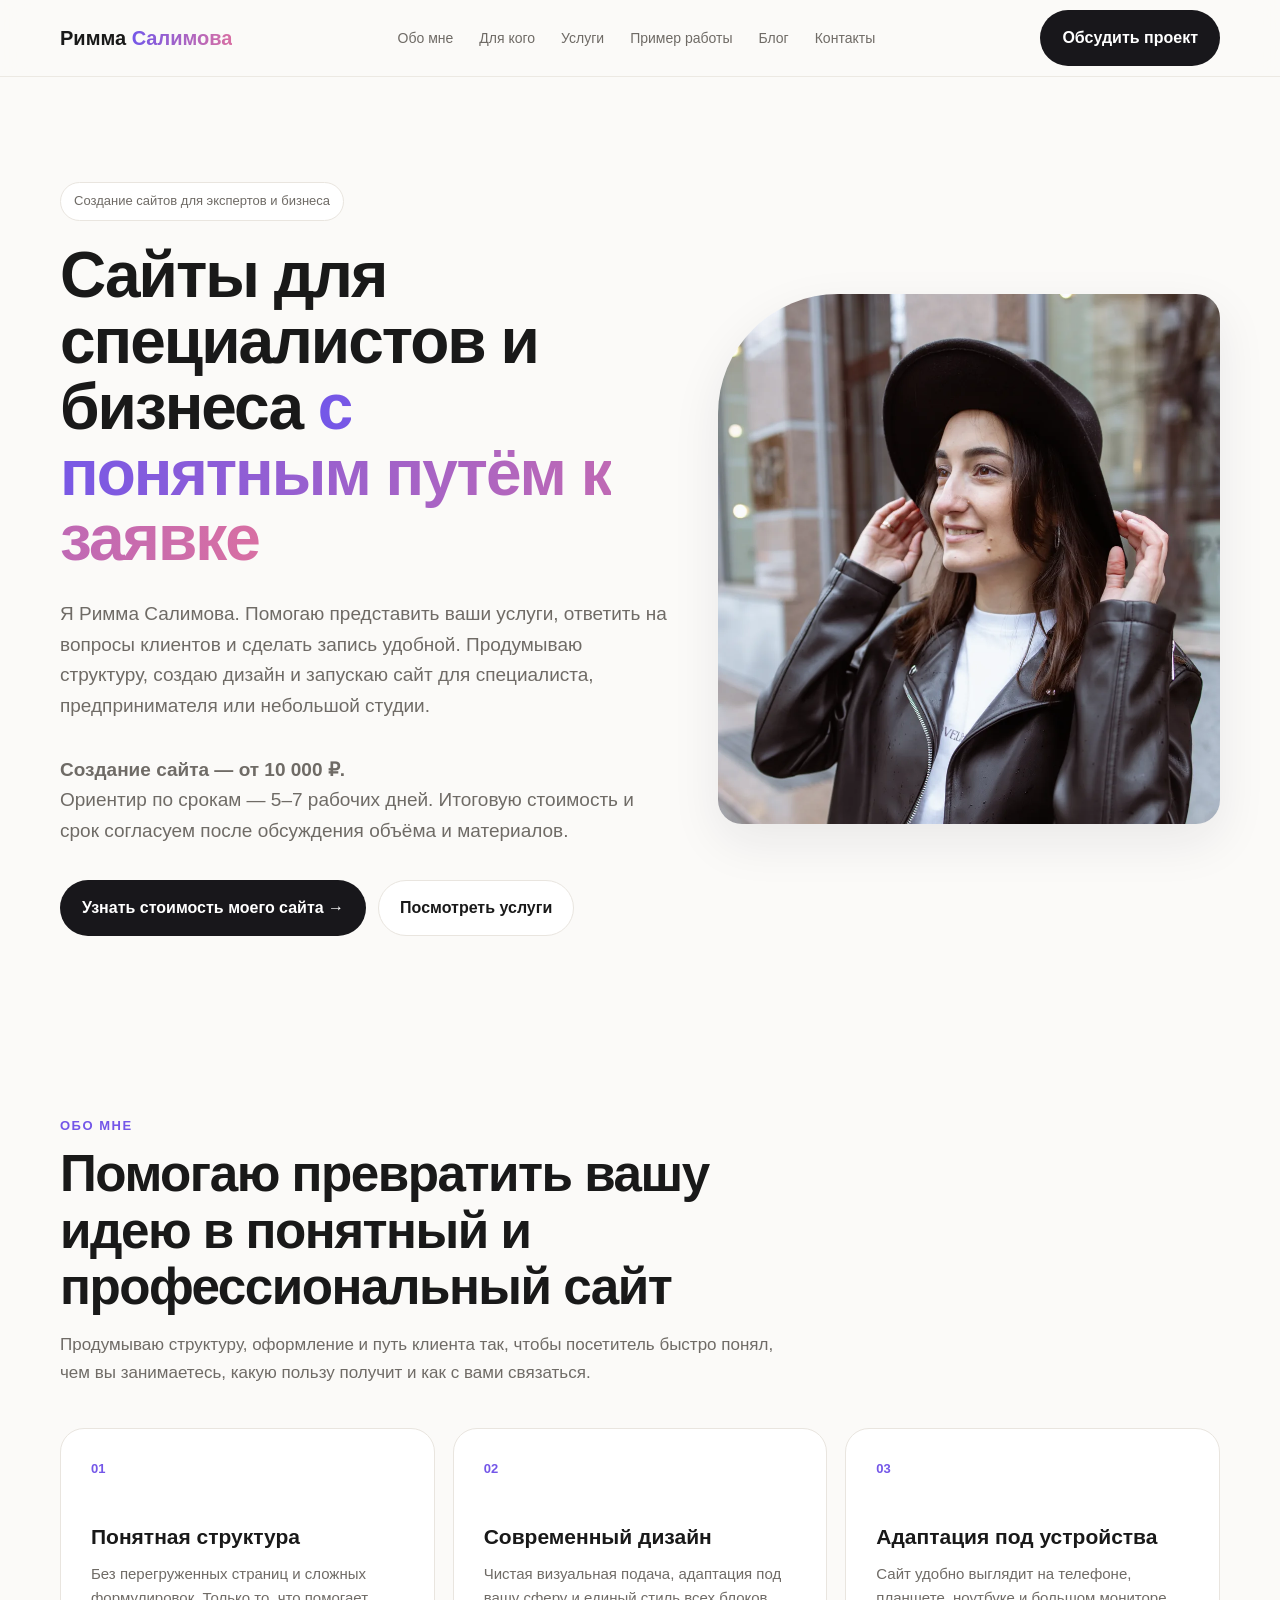
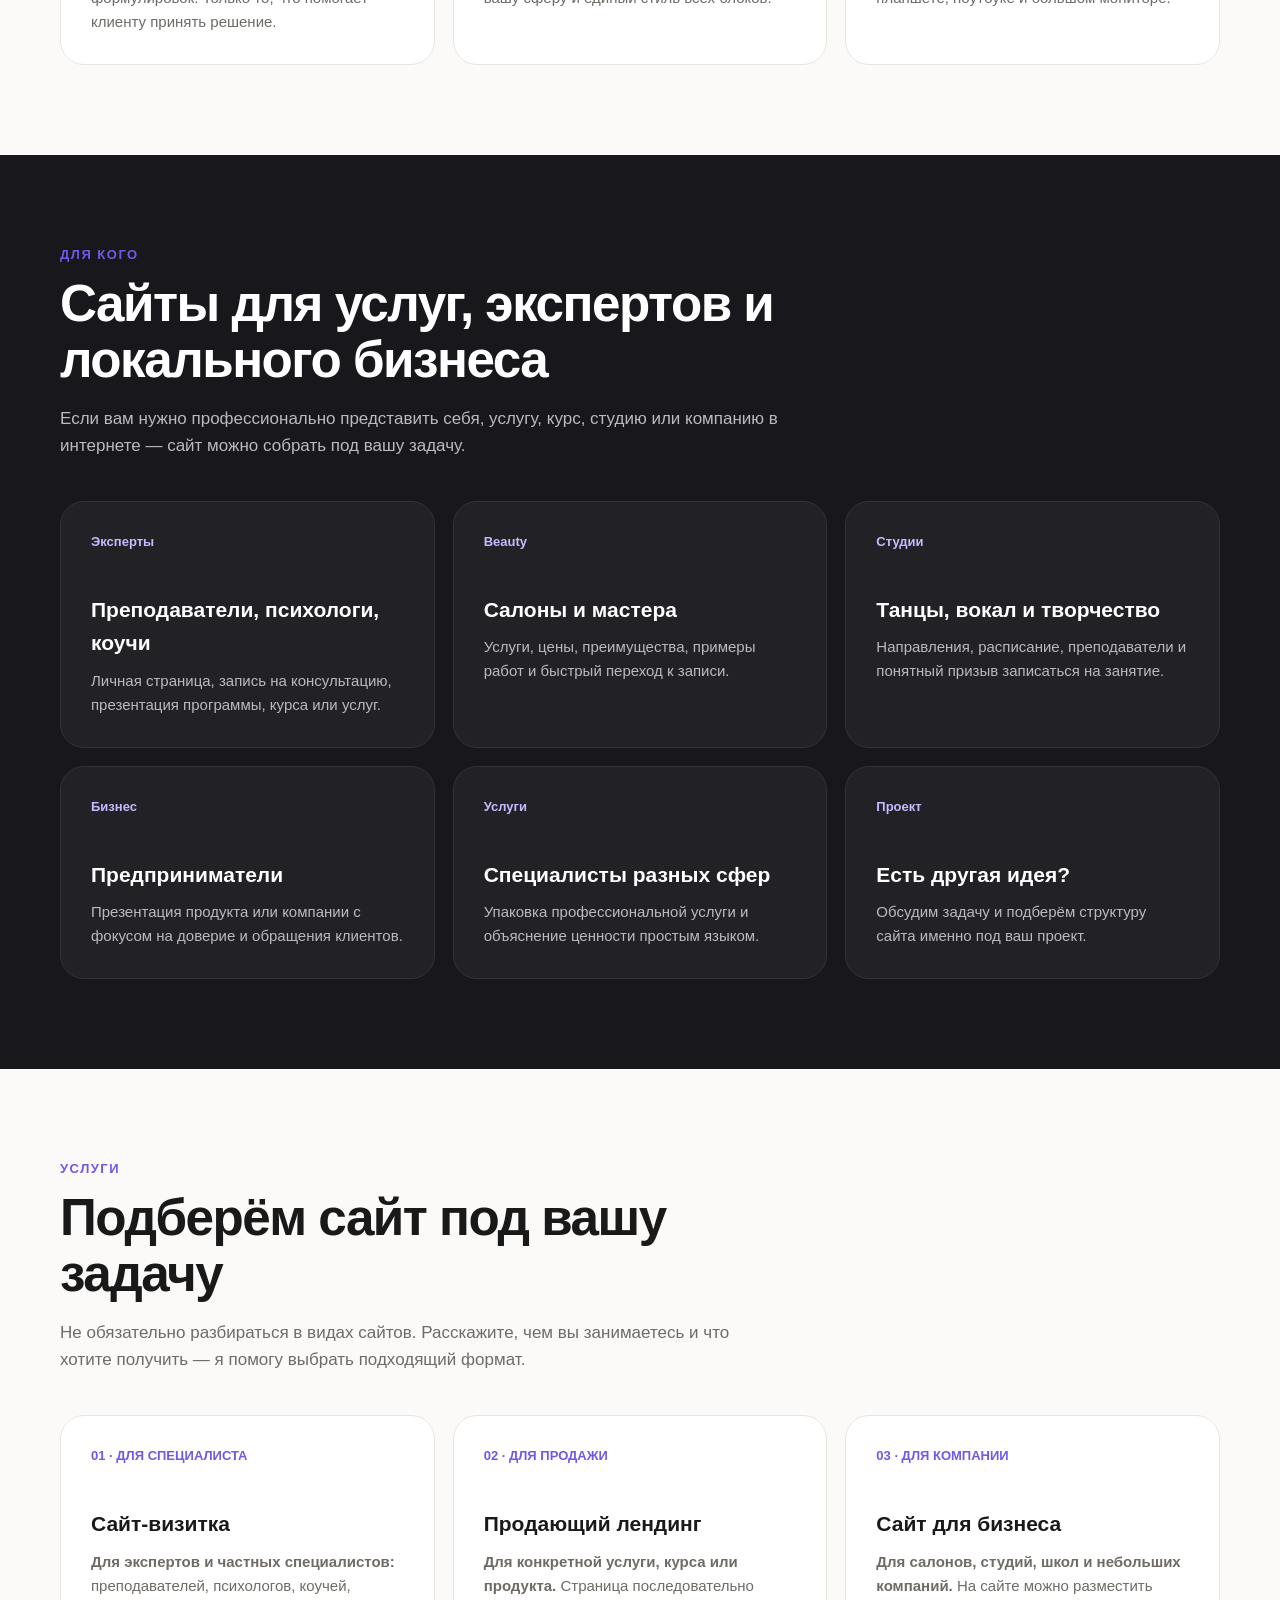
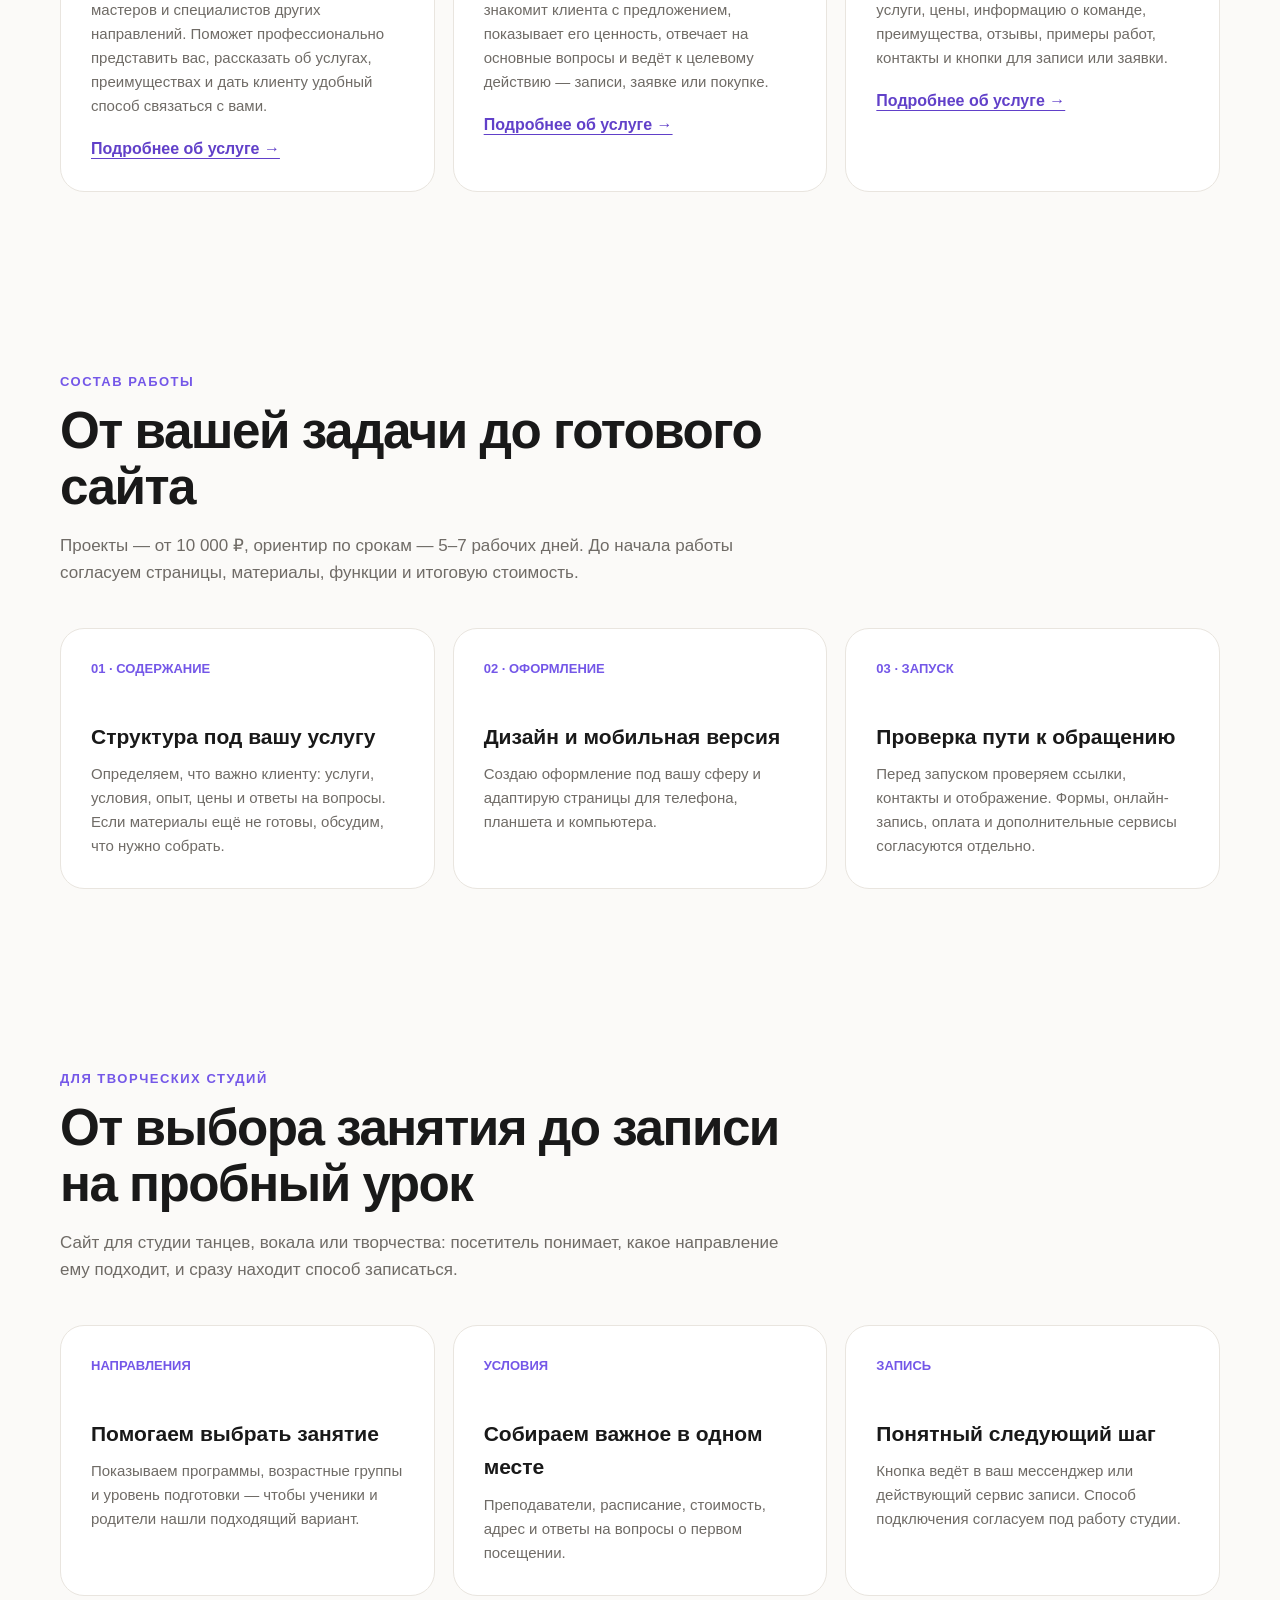
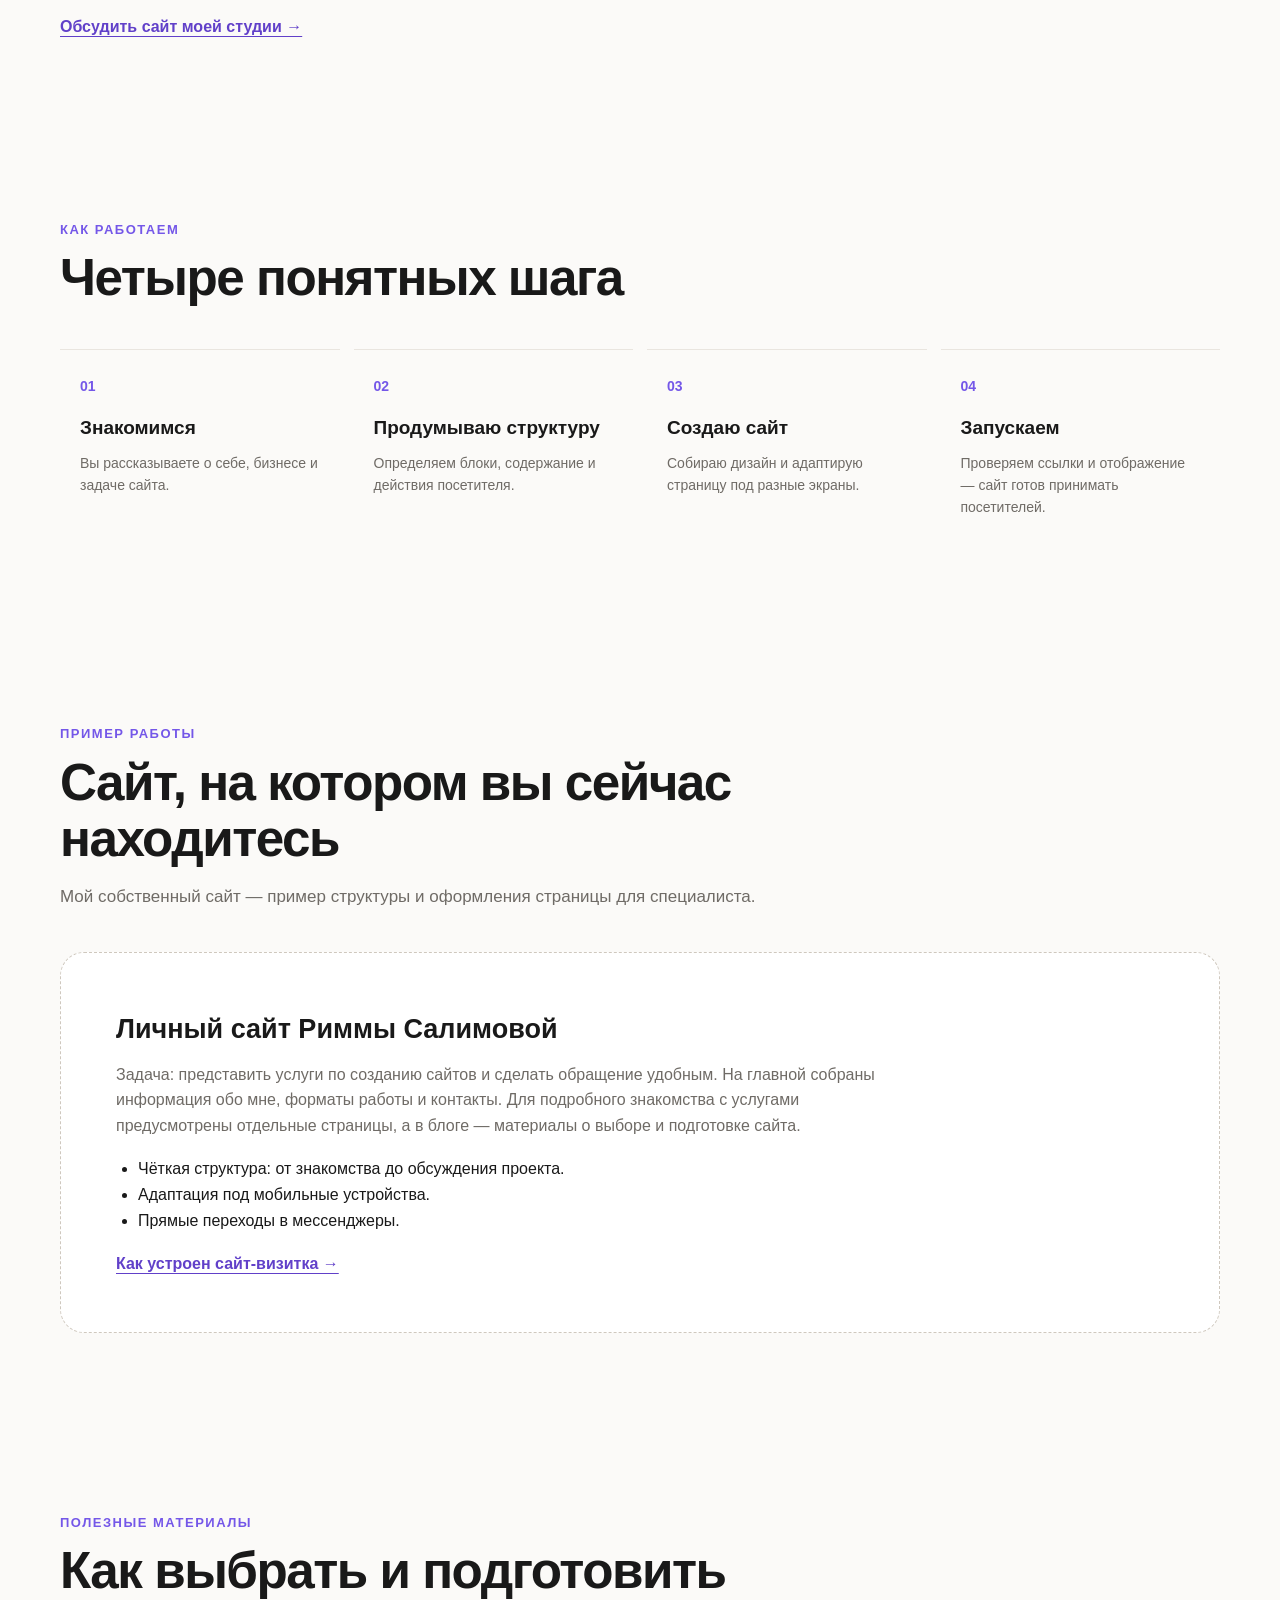
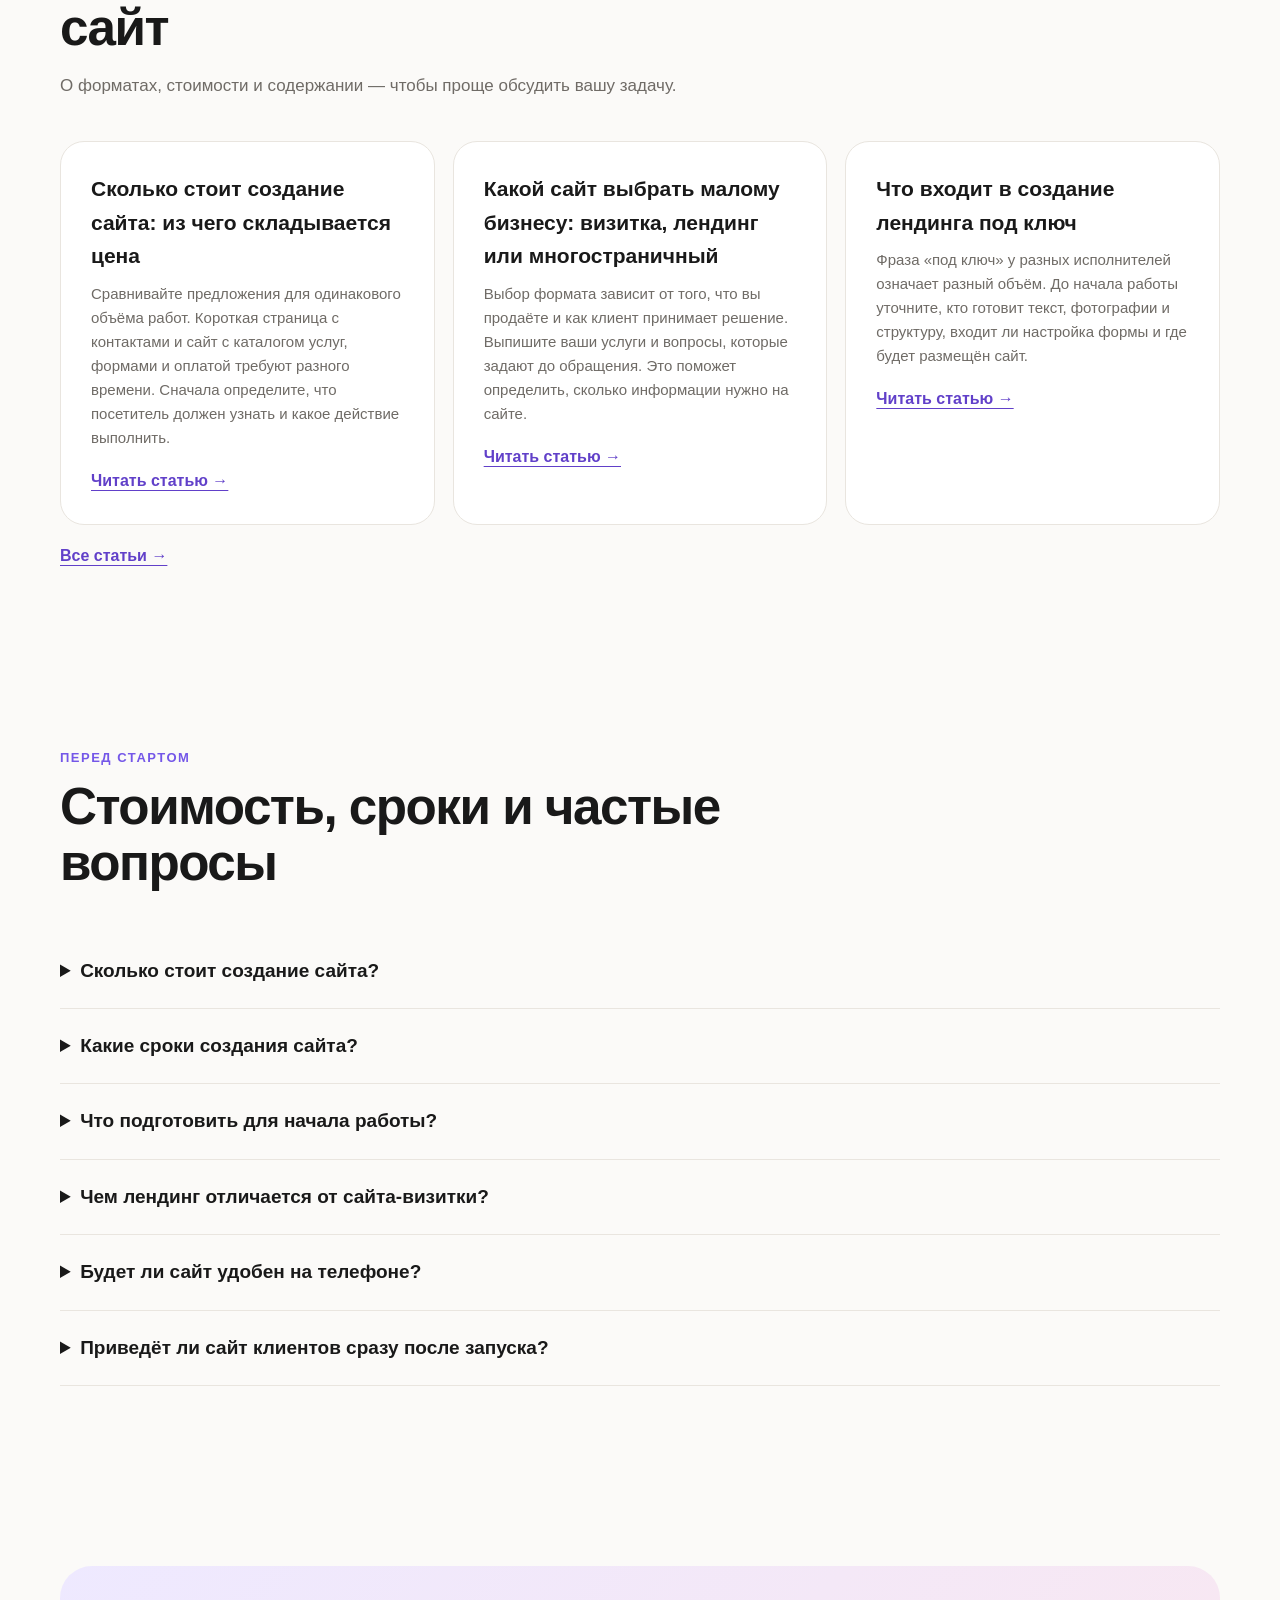
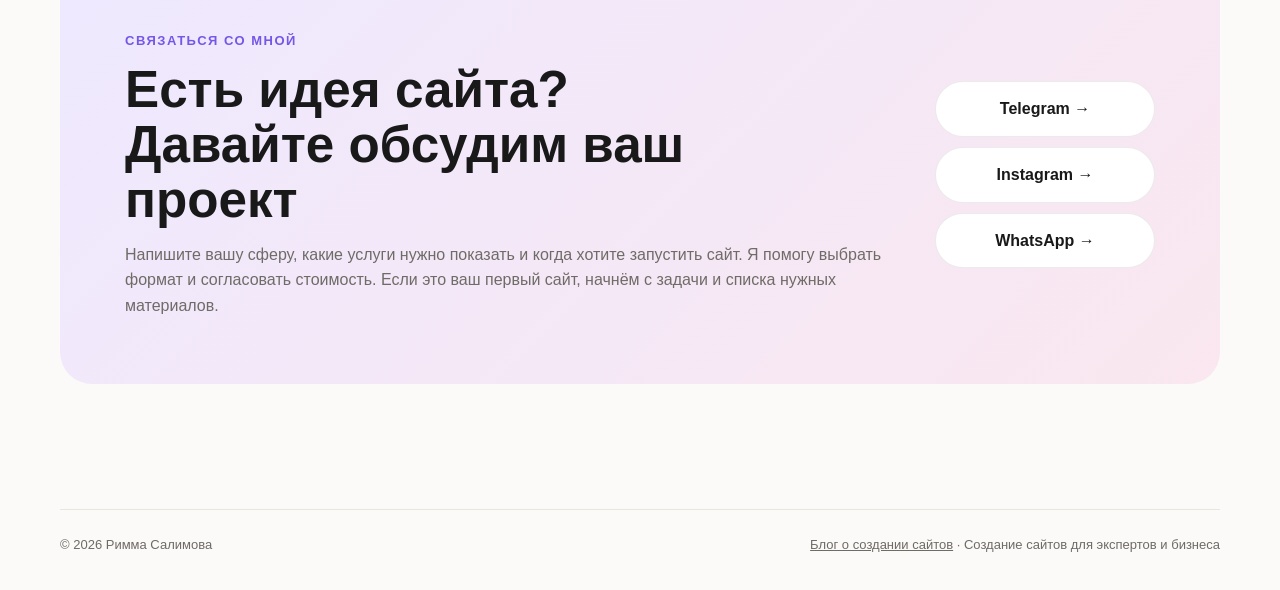
<file: index.html>
<!DOCTYPE html>
<html lang="ru">
<head>
  <meta charset="UTF-8" />
  <meta name="viewport" content="width=device-width, initial-scale=1.0" />
  
  <meta name="description" content="Создаю сайты-визитки, лендинги и сайты для малого бизнеса и экспертов. Продумываю структуру, дизайн и адаптацию для телефона. Обсудим ваш проект.">
<title>Создание сайтов для бизнеса и экспертов — Римма Салимова</title><link rel="canonical" href="https://rimma-sites.vercel.app/">
<meta property="og:locale" content="ru_RU"><meta property="og:type" content="website">
<meta property="og:title" content="Создание сайтов для бизнеса и экспертов — Римма Салимова"><meta property="og:description" content="Создаю сайты-визитки, лендинги и сайты для малого бизнеса и экспертов. Продумываю структуру, дизайн и адаптацию для телефона. Обсудим ваш проект.">
<meta property="og:url" content="https://rimma-sites.vercel.app/"><meta property="og:image" content="https://rimma-sites.vercel.app/assets/rimma.webp"><meta property="og:image:alt" content="Римма Салимова — создание сайтов">
<meta name="twitter:card" content="summary_large_image"><meta name="theme-color" content="#fbfaf8">
  <link rel="stylesheet" href="styles.css">
<link rel="preload" href="assets/rimma.webp" as="image">
<script type="application/ld+json">{"@context": "https://schema.org", "@type": "Person", "name": "Римма Салимова", "url": "https://rimma-sites.vercel.app/", "image": "https://rimma-sites.vercel.app/assets/rimma.webp", "jobTitle": "Специалист по созданию сайтов", "sameAs": ["https://t.me/Rimmok1"]}</script></head>
<body>
<a class="skip-link" href="#top">Перейти к содержанию</a>
  <header class="nav">
    <div class="container nav-inner">
      <a class="brand" href="#top">Римма <span>Салимова</span></a>
      <nav class="menu" aria-label="Основная навигация"><a href="#about">Обо мне</a><a href="#clients">Для кого</a><a href="#services">Услуги</a><a href="#portfolio">Пример работы</a><a href="blog/">Блог</a><a href="#contacts">Контакты</a></nav>
      <a class="btn btn-primary" href="https://t.me/Rimmok1" target="_blank" rel="noopener">Обсудить проект</a>
    </div>
  <nav class="container mobile-links" aria-label="Разделы сайта"><a href="#services">Услуги</a><a href="#portfolio">Пример работы</a><a href="blog/">Блог</a><a href="#contacts">Контакты</a></nav></header>

  <main id="top">
    <section class="hero">
      <div class="container hero-grid">
        <div>
          <div class="eyebrow">Создание сайтов для экспертов и бизнеса</div>
          <h1>Сайты для специалистов и бизнеса <span class="gradient">с понятным путём к заявке</span></h1>
          <p>Я Римма Салимова. Помогаю представить ваши услуги, ответить на вопросы клиентов и сделать запись удобной. Продумываю структуру, создаю дизайн и запускаю сайт для специалиста, предпринимателя или небольшой студии.</p><p><strong>Создание сайта — от 10 000 ₽.</strong><br>Ориентир по срокам — 5–7 рабочих дней. Итоговую стоимость и срок согласуем после обсуждения объёма и материалов.</p>
          <div class="actions"><a class="btn btn-primary" href="https://t.me/Rimmok1" target="_blank" rel="noopener">Узнать стоимость моего сайта →</a><a class="btn btn-light" href="#services">Посмотреть услуги</a></div>
        </div>
        <div><img class="portrait" src="assets/rimma.webp" alt="Римма Салимова — специалист по созданию сайтов" width="1000" height="1500" fetchpriority="high"></div>
</div>
</section>

    <section id="about">
      <div class="container">
        <div class="section-head"><div class="kicker">Обо мне</div><h2>Помогаю превратить вашу идею в понятный и профессиональный сайт</h2><p>Продумываю структуру, оформление и путь клиента так, чтобы посетитель быстро понял, чем вы занимаетесь, какую пользу получит и как с вами связаться.</p></div>
        <div class="cards"><article class="card"><div class="num">01</div><h3>Понятная структура</h3><p>Без перегруженных страниц и сложных формулировок. Только то, что помогает клиенту принять решение.</p></article><article class="card"><div class="num">02</div><h3>Современный дизайн</h3><p>Чистая визуальная подача, адаптация под вашу сферу и единый стиль всех блоков.</p></article><article class="card"><div class="num">03</div><h3>Адаптация под устройства</h3><p>Сайт удобно выглядит на телефоне, планшете, ноутбуке и большом мониторе.</p></article></div>
      </div>
    </section>

    <section class="dark" id="clients">
      <div class="container">
        <div class="section-head"><div class="kicker">Для кого</div><h2>Сайты для услуг, экспертов и локального бизнеса</h2><p>Если вам нужно профессионально представить себя, услугу, курс, студию или компанию в интернете — сайт можно собрать под вашу задачу.</p></div>
        <div class="cards"><article class="card"><div class="num">Эксперты</div><h3>Преподаватели, психологи, коучи</h3><p>Личная страница, запись на консультацию, презентация программы, курса или услуг.</p></article><article class="card"><div class="num">Beauty</div><h3>Салоны и мастера</h3><p>Услуги, цены, преимущества, примеры работ и быстрый переход к записи.</p></article><article class="card"><div class="num">Студии</div><h3>Танцы, вокал и творчество</h3><p>Направления, расписание, преподаватели и понятный призыв записаться на занятие.</p></article><article class="card"><div class="num">Бизнес</div><h3>Предприниматели</h3><p>Презентация продукта или компании с фокусом на доверие и обращения клиентов.</p></article><article class="card"><div class="num">Услуги</div><h3>Специалисты разных сфер</h3><p>Упаковка профессиональной услуги и объяснение ценности простым языком.</p></article><article class="card"><div class="num">Проект</div><h3>Есть другая идея?</h3><p>Обсудим задачу и подберём структуру сайта именно под ваш проект.</p></article></div>
      </div>
    </section>

    <section id="services">
      <div class="container">
        <div class="section-head"><div class="kicker">Услуги</div><h2>Подберём сайт под вашу задачу</h2><p>Не обязательно разбираться в видах сайтов. Расскажите, чем вы занимаетесь и что хотите получить — я помогу выбрать подходящий формат.</p></div>
        <div class="cards"><article class="card"><div class="num">01 · ДЛЯ СПЕЦИАЛИСТА</div><h3><a href="services/sayt-vizitka/">Сайт-визитка</a></h3><p><strong>Для экспертов и частных специалистов:</strong> преподавателей, психологов, коучей, мастеров и специалистов других направлений. Поможет профессионально представить вас, рассказать об услугах, преимуществах и дать клиенту удобный способ связаться с вами.</p><a class="text-link" href="services/sayt-vizitka/">Подробнее об услуге →</a></article><article class="card"><div class="num">02 · ДЛЯ ПРОДАЖИ</div><h3><a href="services/lending/">Продающий лендинг</a></h3><p><strong>Для конкретной услуги, курса или продукта.</strong> Страница последовательно знакомит клиента с предложением, показывает его ценность, отвечает на основные вопросы и ведёт к целевому действию — записи, заявке или покупке.</p><a class="text-link" href="services/lending/">Подробнее об услуге →</a></article><article class="card"><div class="num">03 · ДЛЯ КОМПАНИИ</div><h3><a href="services/sayt-dlya-biznesa/">Сайт для бизнеса</a></h3><p><strong>Для салонов, студий, школ и небольших компаний.</strong> На сайте можно разместить услуги, цены, информацию о команде, преимущества, отзывы, примеры работ, контакты и кнопки для записи или заявки.</p><a class="text-link" href="services/sayt-dlya-biznesa/">Подробнее об услуге →</a></article></div>
      </div>
    </section>

    <section id="scope">
      <div class="container">
        <div class="section-head"><div class="kicker">Состав работы</div><h2>От вашей задачи до готового сайта</h2><p>Проекты — от 10 000 ₽, ориентир по срокам — 5–7 рабочих дней. До начала работы согласуем страницы, материалы, функции и итоговую стоимость.</p></div>
        <div class="cards">
          <article class="card"><div class="num">01 · СОДЕРЖАНИЕ</div><h3>Структура под вашу услугу</h3><p>Определяем, что важно клиенту: услуги, условия, опыт, цены и ответы на вопросы. Если материалы ещё не готовы, обсудим, что нужно собрать.</p></article>
          <article class="card"><div class="num">02 · ОФОРМЛЕНИЕ</div><h3>Дизайн и мобильная версия</h3><p>Создаю оформление под вашу сферу и адаптирую страницы для телефона, планшета и компьютера.</p></article>
          <article class="card"><div class="num">03 · ЗАПУСК</div><h3>Проверка пути к обращению</h3><p>Перед запуском проверяем ссылки, контакты и отображение. Формы, онлайн-запись, оплата и дополнительные сервисы согласуются отдельно.</p></article>
        </div>
      </div>
    </section>
    <section id="studios">
      <div class="container">
        <div class="section-head"><div class="kicker">Для творческих студий</div><h2>От выбора занятия до записи на пробный урок</h2><p>Сайт для студии танцев, вокала или творчества: посетитель понимает, какое направление ему подходит, и сразу находит способ записаться.</p></div>
        <div class="cards">
          <article class="card"><div class="num">НАПРАВЛЕНИЯ</div><h3>Помогаем выбрать занятие</h3><p>Показываем программы, возрастные группы и уровень подготовки — чтобы ученики и родители нашли подходящий вариант.</p></article>
          <article class="card"><div class="num">УСЛОВИЯ</div><h3>Собираем важное в одном месте</h3><p>Преподаватели, расписание, стоимость, адрес и ответы на вопросы о первом посещении.</p></article>
          <article class="card"><div class="num">ЗАПИСЬ</div><h3>Понятный следующий шаг</h3><p>Кнопка ведёт в ваш мессенджер или действующий сервис записи. Способ подключения согласуем под работу студии.</p></article>
        </div>
        <a class="text-link" href="https://t.me/Rimmok1" target="_blank" rel="noopener">Обсудить сайт моей студии →</a>
      </div>
    </section>
    <section>
      <div class="container"><div class="section-head"><div class="kicker">Как работаем</div><h2>Четыре понятных шага</h2></div><div class="steps"><div class="step"><b>01</b><h3>Знакомимся</h3><p>Вы рассказываете о себе, бизнесе и задаче сайта.</p></div><div class="step"><b>02</b><h3>Продумываю структуру</h3><p>Определяем блоки, содержание и действия посетителя.</p></div><div class="step"><b>03</b><h3>Создаю сайт</h3><p>Собираю дизайн и адаптирую страницу под разные экраны.</p></div><div class="step"><b>04</b><h3>Запускаем</h3><p>Проверяем ссылки и отображение — сайт готов принимать посетителей.</p></div></div></div>
    </section>

    <section id="portfolio"><div class="container"><div class="section-head"><div class="kicker">Пример работы</div><h2>Сайт, на котором вы сейчас находитесь</h2><p>Мой собственный сайт — пример структуры и оформления страницы для специалиста.</p></div><div class="portfolio-box"><h3>Личный сайт Риммы Салимовой</h3><p>Задача: представить услуги по созданию сайтов и сделать обращение удобным. На главной собраны информация обо мне, форматы работы и контакты. Для подробного знакомства с услугами предусмотрены отдельные страницы, а в блоге — материалы о выборе и подготовке сайта.</p><ul><li>Чёткая структура: от знакомства до обсуждения проекта.</li><li>Адаптация под мобильные устройства.</li><li>Прямые переходы в мессенджеры.</li></ul><a class="text-link" href="services/sayt-vizitka/">Как устроен сайт-визитка →</a></div></div></section>

    <section id="blog"><div class="container"><div class="section-head"><div class="kicker">Полезные материалы</div><h2>Как выбрать и подготовить сайт</h2><p>О форматах, стоимости и содержании — чтобы проще обсудить вашу задачу.</p></div><div class="cards"><article class="card"><h3><a href="blog/stoimost-sozdaniya-sayta/">Сколько стоит создание сайта: из чего складывается цена</a></h3><p>Сравнивайте предложения для одинакового объёма работ. Короткая страница с контактами и сайт с каталогом услуг, формами и оплатой требуют разного времени. Сначала определите, что посетитель должен узнать и какое действие выполнить.</p><a class="text-link" href="blog/stoimost-sozdaniya-sayta/">Читать статью →</a></article><article class="card"><h3><a href="blog/kakoy-sayt-vybrat/">Какой сайт выбрать малому бизнесу: визитка, лендинг или многостраничный</a></h3><p>Выбор формата зависит от того, что вы продаёте и как клиент принимает решение. Выпишите ваши услуги и вопросы, которые задают до обращения. Это поможет определить, сколько информации нужно на сайте.</p><a class="text-link" href="blog/kakoy-sayt-vybrat/">Читать статью →</a></article><article class="card"><h3><a href="blog/lending-pod-klyuch/">Что входит в создание лендинга под ключ</a></h3><p>Фраза «под ключ» у разных исполнителей означает разный объём. До начала работы уточните, кто готовит текст, фотографии и структуру, входит ли настройка формы и где будет размещён сайт.</p><a class="text-link" href="blog/lending-pod-klyuch/">Читать статью →</a></article></div><a class="text-link" href="blog/">Все статьи →</a></div></section><section id="faq"><div class="container"><div class="section-head"><div class="kicker">Перед стартом</div><h2>Стоимость, сроки и частые вопросы</h2></div><details><summary>Сколько стоит создание сайта?</summary><p>Проекты — от 10 000 ₽. Итоговая стоимость рассчитывается под задачу: учитываются объём страниц, материалы и дополнительные функции. Напишите, какой сайт нужен и что уже подготовлено, — обсудим состав работ и цену до начала проекта.</p></details><details><summary>Какие сроки создания сайта?</summary><p>Ориентир — 5–7 рабочих дней. Срок зависит от объёма, готовности материалов и согласований. Сообщите желаемую дату запуска при первом обращении: после обсуждения задачи согласуем срок для вашего проекта.</p></details><details><summary>Что подготовить для начала работы?</summary><p>Описание ваших услуг, цель сайта, контакты, фотографии и примеры понравившихся страниц. Если тексты или структура ещё не готовы, обсудим, какие материалы нужны и как их организовать.</p></details><details><summary>Чем лендинг отличается от сайта-визитки?</summary><p>Лендинг раскрывает одно предложение и ведёт к заявке или записи. Сайт-визитка представляет специалиста и его услуги. Для компании с несколькими направлениями может подойти многостраничная структура.</p></details><details><summary>Будет ли сайт удобен на телефоне?</summary><p>Да, адаптация под телефон, планшет и компьютер входит в описанный подход к работе. Перед запуском проверяется отображение и работа ссылок.</p></details><details><summary>Приведёт ли сайт клиентов сразу после запуска?</summary><p>Сам запуск не гарантирует посещения и заявки. Для привлечения аудитории нужны источники трафика: поиск, ссылки из ваших профилей, реклама или другие каналы. SEO требует дальнейшей работы с контентом и проверки индексации.</p></details></div></section>
<section id="contacts">
      <div class="container"><div class="cta"><div><div class="kicker">Связаться со мной</div><h2>Есть идея сайта? Давайте обсудим ваш проект</h2><p>Напишите вашу сферу, какие услуги нужно показать и когда хотите запустить сайт. Я помогу выбрать формат и согласовать стоимость. Если это ваш первый сайт, начнём с задачи и списка нужных материалов.</p></div><div class="contact-buttons"><a class="btn" href="https://t.me/Rimmok1" target="_blank" rel="noopener">Telegram →</a><a class="btn" href="https://www.instagram.com/hillo_iam_jay/" target="_blank" rel="noopener">Instagram →</a><a class="btn" href="https://wa.me/qr/L77SZC5ZYKH7B1?s=p" target="_blank" rel="noopener">WhatsApp →</a></div></div></div>
    </section>
  </main>

  <footer><div class="container footer-inner"><span>© 2026 Римма Салимова</span><span><a href="blog/">Блог о создании сайтов</a> · Создание сайтов для экспертов и бизнеса</span></div></footer>
</body>
</html>
</file>
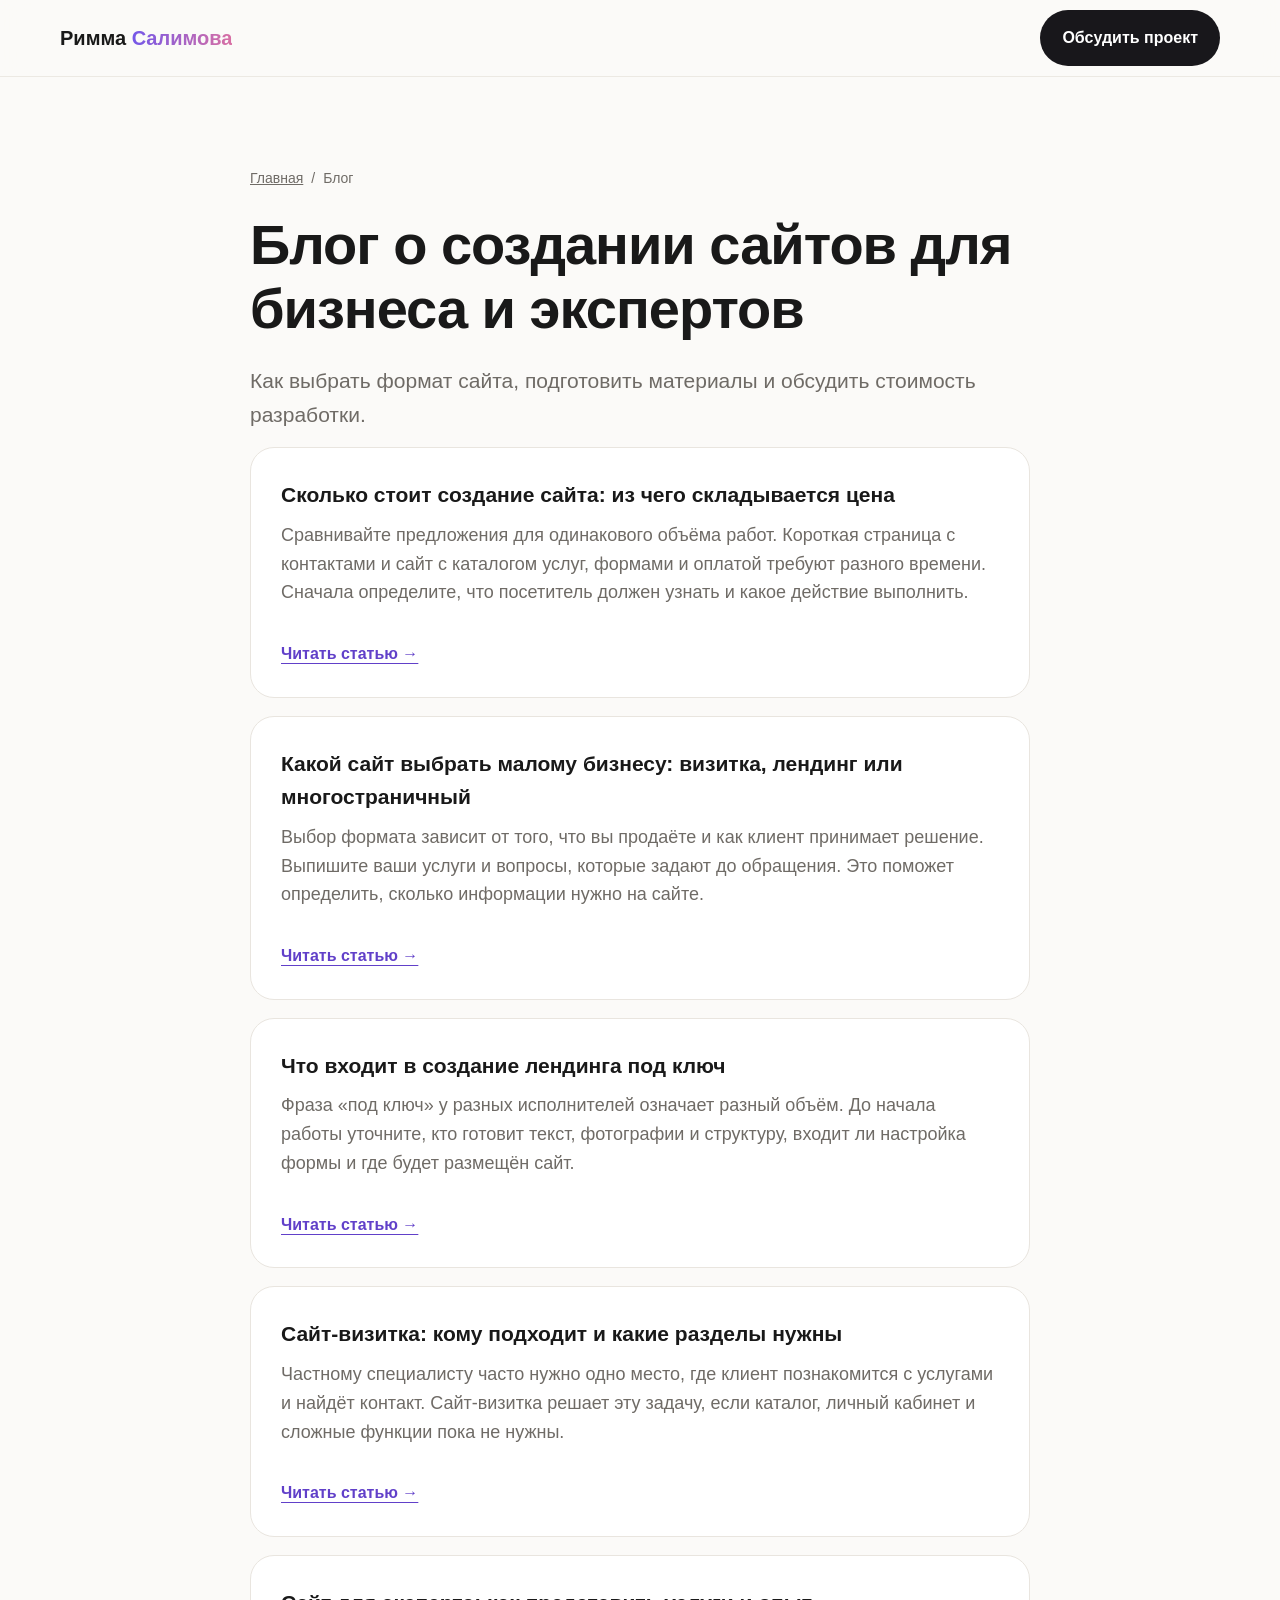
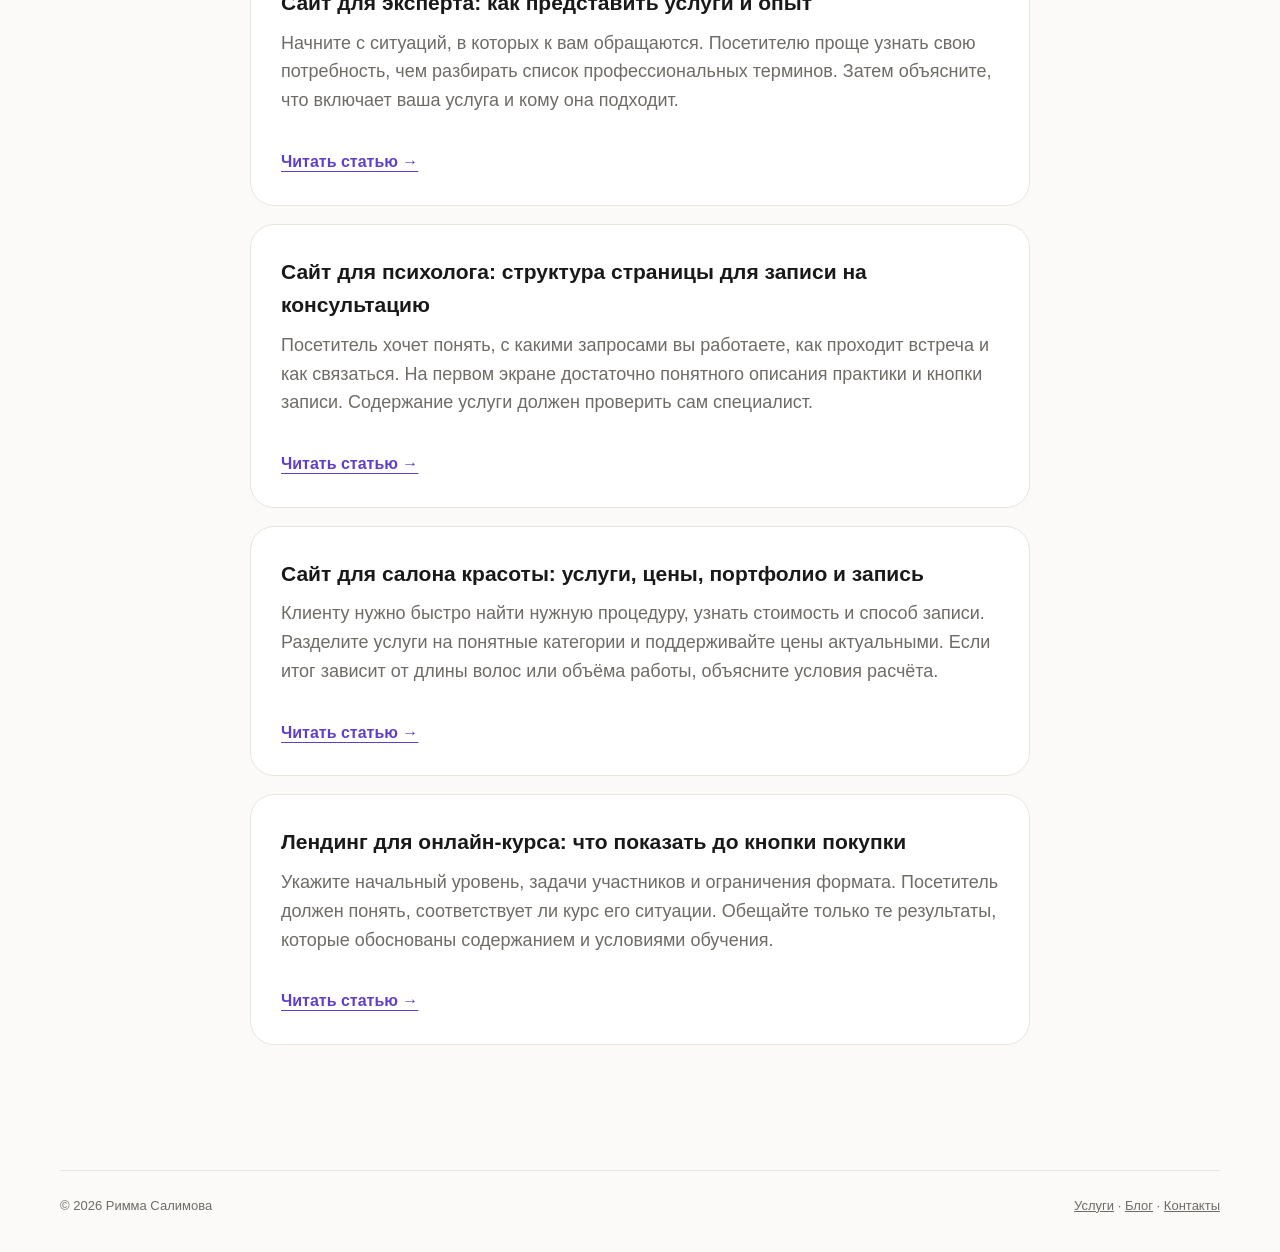
<file: blog/index.html>
<!DOCTYPE html><html lang="ru"><head><meta charset="UTF-8"><meta name="viewport" content="width=device-width, initial-scale=1"><meta name="description" content="Материалы о стоимости и создании сайтов: лендинги, сайты-визитки, страницы экспертов и малого бизнеса. Как выбрать формат и подготовиться к заказу.">
<title>Блог о создании сайтов — Римма Салимова</title><link rel="canonical" href="https://rimma-sites.vercel.app/blog/">
<meta property="og:locale" content="ru_RU"><meta property="og:type" content="website">
<meta property="og:title" content="Блог о создании сайтов — Римма Салимова"><meta property="og:description" content="Материалы о стоимости и создании сайтов: лендинги, сайты-визитки, страницы экспертов и малого бизнеса. Как выбрать формат и подготовиться к заказу.">
<meta property="og:url" content="https://rimma-sites.vercel.app/blog/"><meta property="og:image" content="https://rimma-sites.vercel.app/assets/rimma.webp"><meta property="og:image:alt" content="Римма Салимова — создание сайтов">
<meta name="twitter:card" content="summary_large_image"><meta name="theme-color" content="#fbfaf8"><link rel="stylesheet" href="../styles.css"></head><body><a class="skip-link" href="#main">Перейти к содержанию</a><header class="nav"><div class="container nav-inner"><a class="brand" href="../">Римма <span>Салимова</span></a><a class="btn btn-primary" href="https://t.me/Rimmok1" target="_blank" rel="noopener">Обсудить проект</a></div></header><main id="main"><section><div class="container reading"><nav class="breadcrumbs" aria-label="Хлебные крошки"><a href="../">Главная</a><span>/</span><span>Блог</span></nav><h1>Блог о создании сайтов для бизнеса и экспертов</h1><p class="lead">Как выбрать формат сайта, подготовить материалы и обсудить стоимость разработки.</p><div class="cards" style="grid-template-columns:1fr"><article class="card"><h3><a href="stoimost-sozdaniya-sayta/">Сколько стоит создание сайта: из чего складывается цена</a></h3><p>Сравнивайте предложения для одинакового объёма работ. Короткая страница с контактами и сайт с каталогом услуг, формами и оплатой требуют разного времени. Сначала определите, что посетитель должен узнать и какое действие выполнить.</p><a class="text-link" href="stoimost-sozdaniya-sayta/">Читать статью →</a></article><article class="card"><h3><a href="kakoy-sayt-vybrat/">Какой сайт выбрать малому бизнесу: визитка, лендинг или многостраничный</a></h3><p>Выбор формата зависит от того, что вы продаёте и как клиент принимает решение. Выпишите ваши услуги и вопросы, которые задают до обращения. Это поможет определить, сколько информации нужно на сайте.</p><a class="text-link" href="kakoy-sayt-vybrat/">Читать статью →</a></article><article class="card"><h3><a href="lending-pod-klyuch/">Что входит в создание лендинга под ключ</a></h3><p>Фраза «под ключ» у разных исполнителей означает разный объём. До начала работы уточните, кто готовит текст, фотографии и структуру, входит ли настройка формы и где будет размещён сайт.</p><a class="text-link" href="lending-pod-klyuch/">Читать статью →</a></article><article class="card"><h3><a href="sayt-vizitka-razdely/">Сайт-визитка: кому подходит и какие разделы нужны</a></h3><p>Частному специалисту часто нужно одно место, где клиент познакомится с услугами и найдёт контакт. Сайт-визитка решает эту задачу, если каталог, личный кабинет и сложные функции пока не нужны.</p><a class="text-link" href="sayt-vizitka-razdely/">Читать статью →</a></article><article class="card"><h3><a href="sayt-dlya-eksperta/">Сайт для эксперта: как представить услуги и опыт</a></h3><p>Начните с ситуаций, в которых к вам обращаются. Посетителю проще узнать свою потребность, чем разбирать список профессиональных терминов. Затем объясните, что включает ваша услуга и кому она подходит.</p><a class="text-link" href="sayt-dlya-eksperta/">Читать статью →</a></article><article class="card"><h3><a href="sayt-dlya-psihologa/">Сайт для психолога: структура страницы для записи на консультацию</a></h3><p>Посетитель хочет понять, с какими запросами вы работаете, как проходит встреча и как связаться. На первом экране достаточно понятного описания практики и кнопки записи. Содержание услуги должен проверить сам специалист.</p><a class="text-link" href="sayt-dlya-psihologa/">Читать статью →</a></article><article class="card"><h3><a href="sayt-dlya-salona/">Сайт для салона красоты: услуги, цены, портфолио и запись</a></h3><p>Клиенту нужно быстро найти нужную процедуру, узнать стоимость и способ записи. Разделите услуги на понятные категории и поддерживайте цены актуальными. Если итог зависит от длины волос или объёма работы, объясните условия расчёта.</p><a class="text-link" href="sayt-dlya-salona/">Читать статью →</a></article><article class="card"><h3><a href="lending-onlayn-kursa/">Лендинг для онлайн-курса: что показать до кнопки покупки</a></h3><p>Укажите начальный уровень, задачи участников и ограничения формата. Посетитель должен понять, соответствует ли курс его ситуации. Обещайте только те результаты, которые обоснованы содержанием и условиями обучения.</p><a class="text-link" href="lending-onlayn-kursa/">Читать статью →</a></article></div></div></section></main><footer><div class="container footer-inner"><span>© 2026 Римма Салимова</span><span><a href="../#services">Услуги</a> · <a href="../blog/">Блог</a> · <a href="../#contacts">Контакты</a></span></div></footer></body></html>
</file>
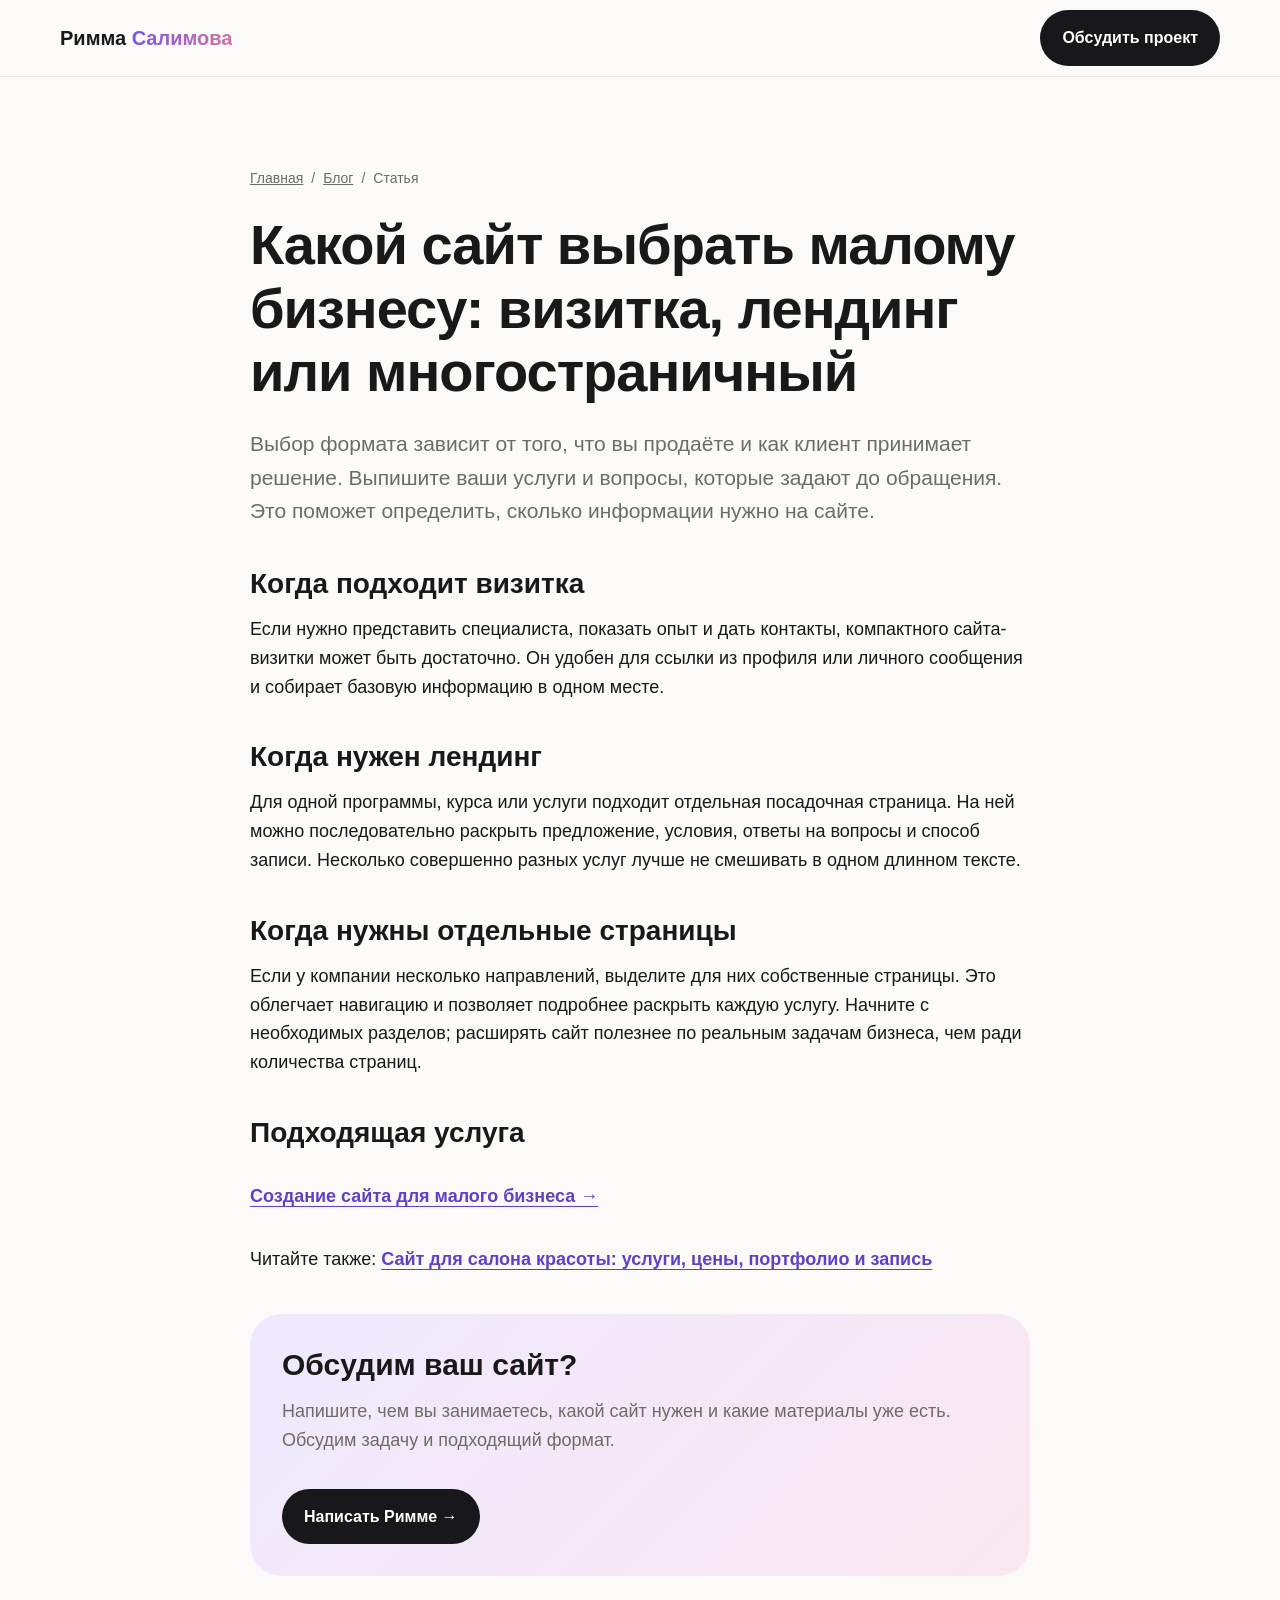
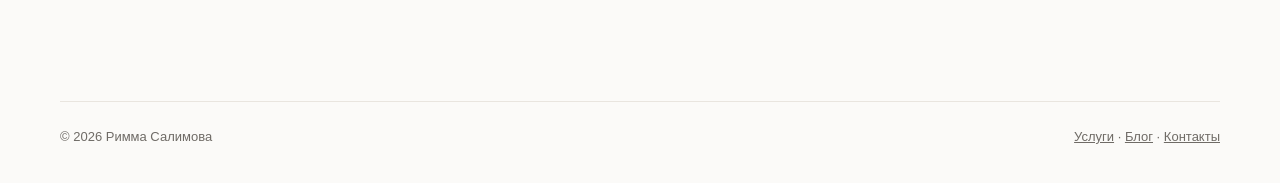
<file: blog/kakoy-sayt-vybrat/index.html>
<!DOCTYPE html><html lang="ru"><head><meta charset="UTF-8"><meta name="viewport" content="width=device-width, initial-scale=1"><meta name="description" content="Выбор формата зависит от того, что вы продаёте и как клиент принимает решение. Выпишите ваши услуги и вопросы, которые задают до обращения. Это поможет определить, сколько информации нужно на сайте.">
<title>Какой сайт выбрать малому бизнесу: визитка, лендинг или многостраничный — Римма Салимова</title><link rel="canonical" href="https://rimma-sites.vercel.app/blog/kakoy-sayt-vybrat/">
<meta property="og:locale" content="ru_RU"><meta property="og:type" content="article">
<meta property="og:title" content="Какой сайт выбрать малому бизнесу: визитка, лендинг или многостраничный — Римма Салимова"><meta property="og:description" content="Выбор формата зависит от того, что вы продаёте и как клиент принимает решение. Выпишите ваши услуги и вопросы, которые задают до обращения. Это поможет определить, сколько информации нужно на сайте.">
<meta property="og:url" content="https://rimma-sites.vercel.app/blog/kakoy-sayt-vybrat/"><meta property="og:image" content="https://rimma-sites.vercel.app/assets/rimma.webp"><meta property="og:image:alt" content="Римма Салимова — создание сайтов">
<meta name="twitter:card" content="summary_large_image"><meta name="theme-color" content="#fbfaf8"><link rel="stylesheet" href="../../styles.css"></head><body><a class="skip-link" href="#main">Перейти к содержанию</a><header class="nav"><div class="container nav-inner"><a class="brand" href="../../">Римма <span>Салимова</span></a><a class="btn btn-primary" href="https://t.me/Rimmok1" target="_blank" rel="noopener">Обсудить проект</a></div></header><main id="main"><section><div class="container reading"><nav class="breadcrumbs" aria-label="Хлебные крошки"><a href="../../">Главная</a><span>/</span><a href="../">Блог</a><span>/</span><span>Статья</span></nav><article><h1>Какой сайт выбрать малому бизнесу: визитка, лендинг или многостраничный</h1><p class="lead">Выбор формата зависит от того, что вы продаёте и как клиент принимает решение. Выпишите ваши услуги и вопросы, которые задают до обращения. Это поможет определить, сколько информации нужно на сайте.</p><h2>Когда подходит визитка</h2><p>Если нужно представить специалиста, показать опыт и дать контакты, компактного сайта-визитки может быть достаточно. Он удобен для ссылки из профиля или личного сообщения и собирает базовую информацию в одном месте.</p><h2>Когда нужен лендинг</h2><p>Для одной программы, курса или услуги подходит отдельная посадочная страница. На ней можно последовательно раскрыть предложение, условия, ответы на вопросы и способ записи. Несколько совершенно разных услуг лучше не смешивать в одном длинном тексте.</p><h2>Когда нужны отдельные страницы</h2><p>Если у компании несколько направлений, выделите для них собственные страницы. Это облегчает навигацию и позволяет подробнее раскрыть каждую услугу. Начните с необходимых разделов; расширять сайт полезнее по реальным задачам бизнеса, чем ради количества страниц.</p><h2>Подходящая услуга</h2><p><a class="text-link" href="../../services/sayt-dlya-biznesa/">Создание сайта для малого бизнеса →</a></p><p>Читайте также: <a class="text-link" href="../sayt-dlya-salona/">Сайт для салона красоты: услуги, цены, портфолио и запись</a></p></article><div class="cta"><h2>Обсудим ваш сайт?</h2><p>Напишите, чем вы занимаетесь, какой сайт нужен и какие материалы уже есть. Обсудим задачу и подходящий формат.</p><a class="btn btn-primary" href="https://t.me/Rimmok1" target="_blank" rel="noopener">Написать Римме →</a></div></div></section></main><footer><div class="container footer-inner"><span>© 2026 Римма Салимова</span><span><a href="../../#services">Услуги</a> · <a href="../../blog/">Блог</a> · <a href="../../#contacts">Контакты</a></span></div></footer></body></html>
</file>
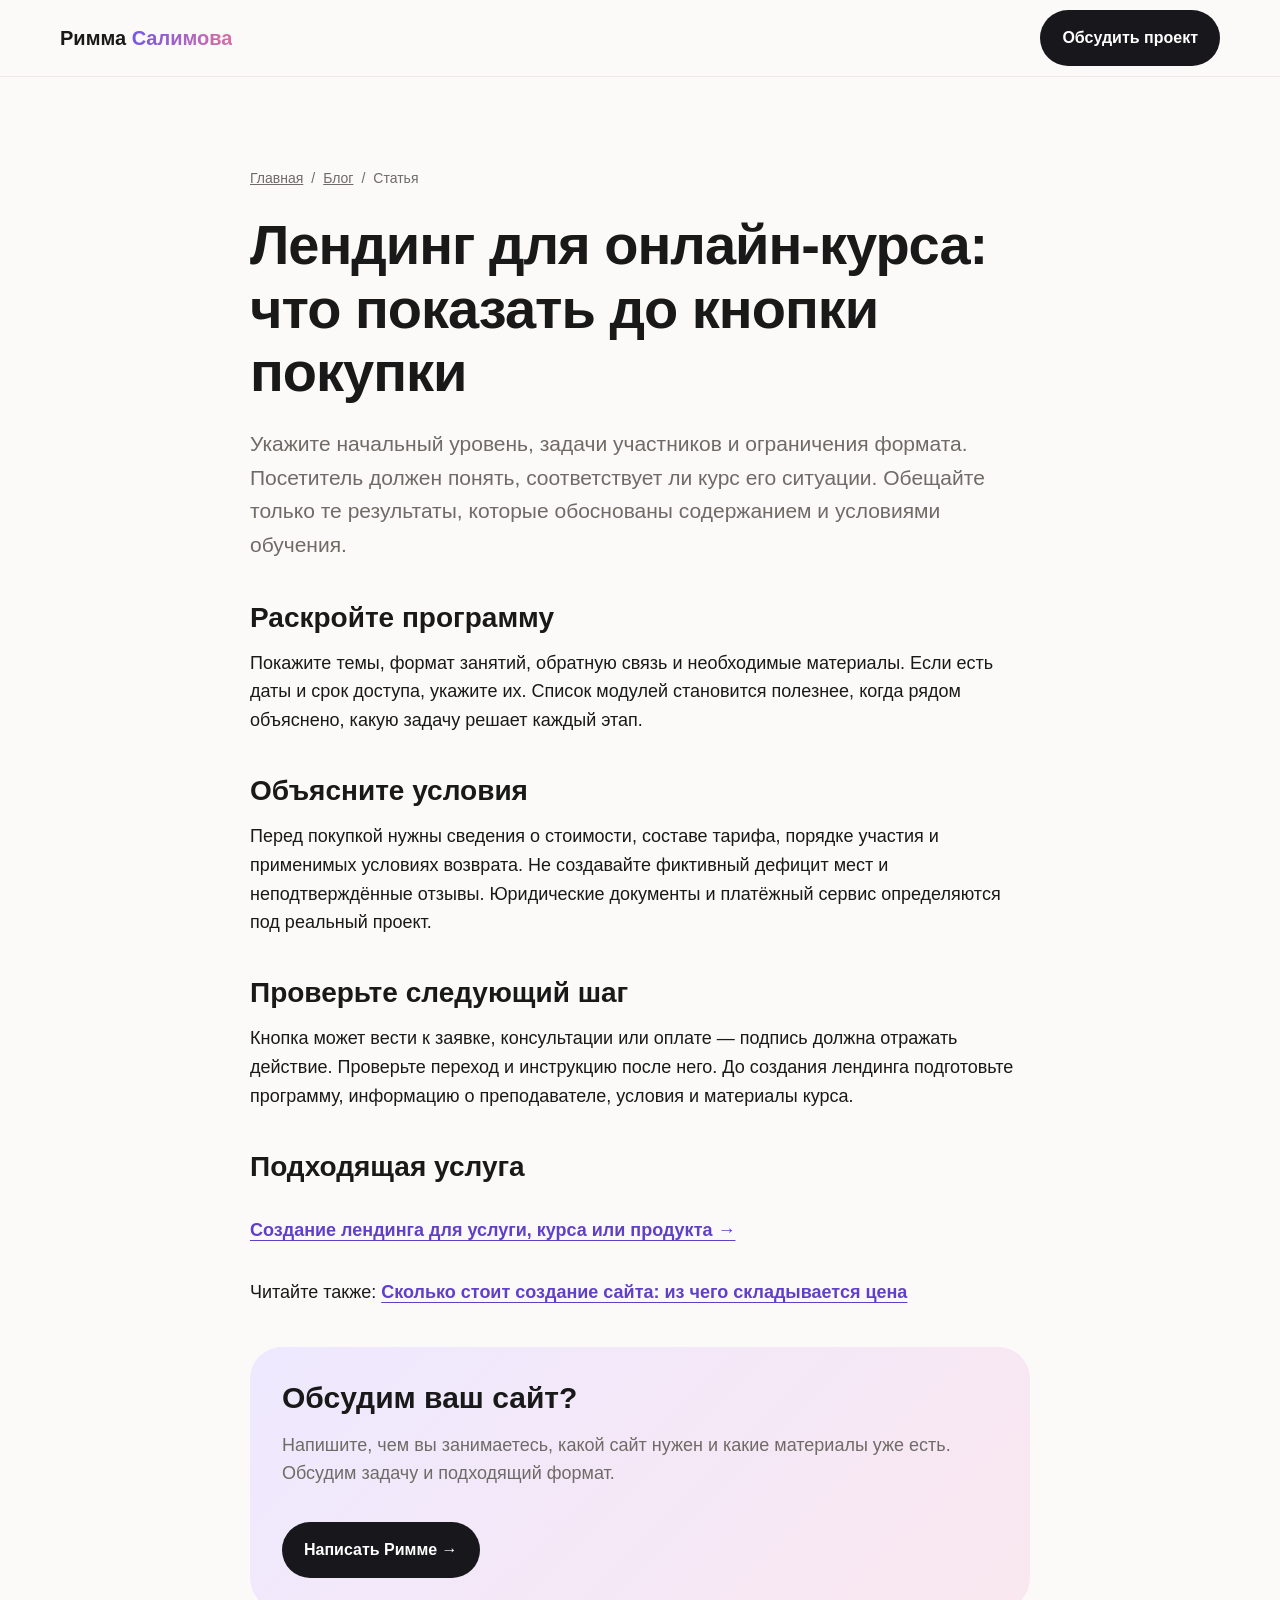
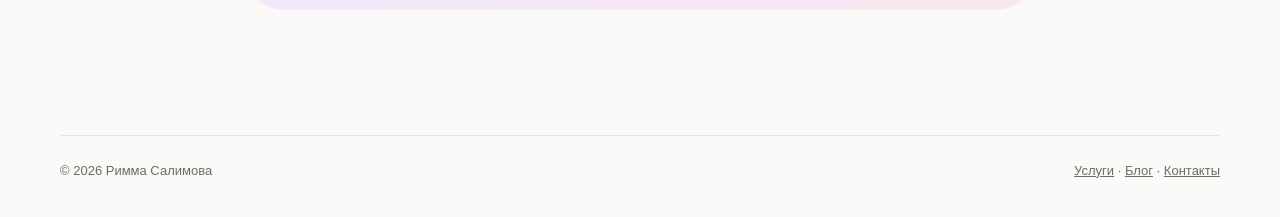
<file: blog/lending-onlayn-kursa/index.html>
<!DOCTYPE html><html lang="ru"><head><meta charset="UTF-8"><meta name="viewport" content="width=device-width, initial-scale=1"><meta name="description" content="Укажите начальный уровень, задачи участников и ограничения формата. Посетитель должен понять, соответствует ли курс его ситуации. Обещайте только те результаты, которые обоснованы содержанием и условиями обучения.">
<title>Лендинг для онлайн-курса: что показать до кнопки покупки — Римма Салимова</title><link rel="canonical" href="https://rimma-sites.vercel.app/blog/lending-onlayn-kursa/">
<meta property="og:locale" content="ru_RU"><meta property="og:type" content="article">
<meta property="og:title" content="Лендинг для онлайн-курса: что показать до кнопки покупки — Римма Салимова"><meta property="og:description" content="Укажите начальный уровень, задачи участников и ограничения формата. Посетитель должен понять, соответствует ли курс его ситуации. Обещайте только те результаты, которые обоснованы содержанием и условиями обучения.">
<meta property="og:url" content="https://rimma-sites.vercel.app/blog/lending-onlayn-kursa/"><meta property="og:image" content="https://rimma-sites.vercel.app/assets/rimma.webp"><meta property="og:image:alt" content="Римма Салимова — создание сайтов">
<meta name="twitter:card" content="summary_large_image"><meta name="theme-color" content="#fbfaf8"><link rel="stylesheet" href="../../styles.css"></head><body><a class="skip-link" href="#main">Перейти к содержанию</a><header class="nav"><div class="container nav-inner"><a class="brand" href="../../">Римма <span>Салимова</span></a><a class="btn btn-primary" href="https://t.me/Rimmok1" target="_blank" rel="noopener">Обсудить проект</a></div></header><main id="main"><section><div class="container reading"><nav class="breadcrumbs" aria-label="Хлебные крошки"><a href="../../">Главная</a><span>/</span><a href="../">Блог</a><span>/</span><span>Статья</span></nav><article><h1>Лендинг для онлайн-курса: что показать до кнопки покупки</h1><p class="lead">Укажите начальный уровень, задачи участников и ограничения формата. Посетитель должен понять, соответствует ли курс его ситуации. Обещайте только те результаты, которые обоснованы содержанием и условиями обучения.</p><h2>Раскройте программу</h2><p>Покажите темы, формат занятий, обратную связь и необходимые материалы. Если есть даты и срок доступа, укажите их. Список модулей становится полезнее, когда рядом объяснено, какую задачу решает каждый этап.</p><h2>Объясните условия</h2><p>Перед покупкой нужны сведения о стоимости, составе тарифа, порядке участия и применимых условиях возврата. Не создавайте фиктивный дефицит мест и неподтверждённые отзывы. Юридические документы и платёжный сервис определяются под реальный проект.</p><h2>Проверьте следующий шаг</h2><p>Кнопка может вести к заявке, консультации или оплате — подпись должна отражать действие. Проверьте переход и инструкцию после него. До создания лендинга подготовьте программу, информацию о преподавателе, условия и материалы курса.</p><h2>Подходящая услуга</h2><p><a class="text-link" href="../../services/lending/">Создание лендинга для услуги, курса или продукта →</a></p><p>Читайте также: <a class="text-link" href="../stoimost-sozdaniya-sayta/">Сколько стоит создание сайта: из чего складывается цена</a></p></article><div class="cta"><h2>Обсудим ваш сайт?</h2><p>Напишите, чем вы занимаетесь, какой сайт нужен и какие материалы уже есть. Обсудим задачу и подходящий формат.</p><a class="btn btn-primary" href="https://t.me/Rimmok1" target="_blank" rel="noopener">Написать Римме →</a></div></div></section></main><footer><div class="container footer-inner"><span>© 2026 Римма Салимова</span><span><a href="../../#services">Услуги</a> · <a href="../../blog/">Блог</a> · <a href="../../#contacts">Контакты</a></span></div></footer></body></html>
</file>
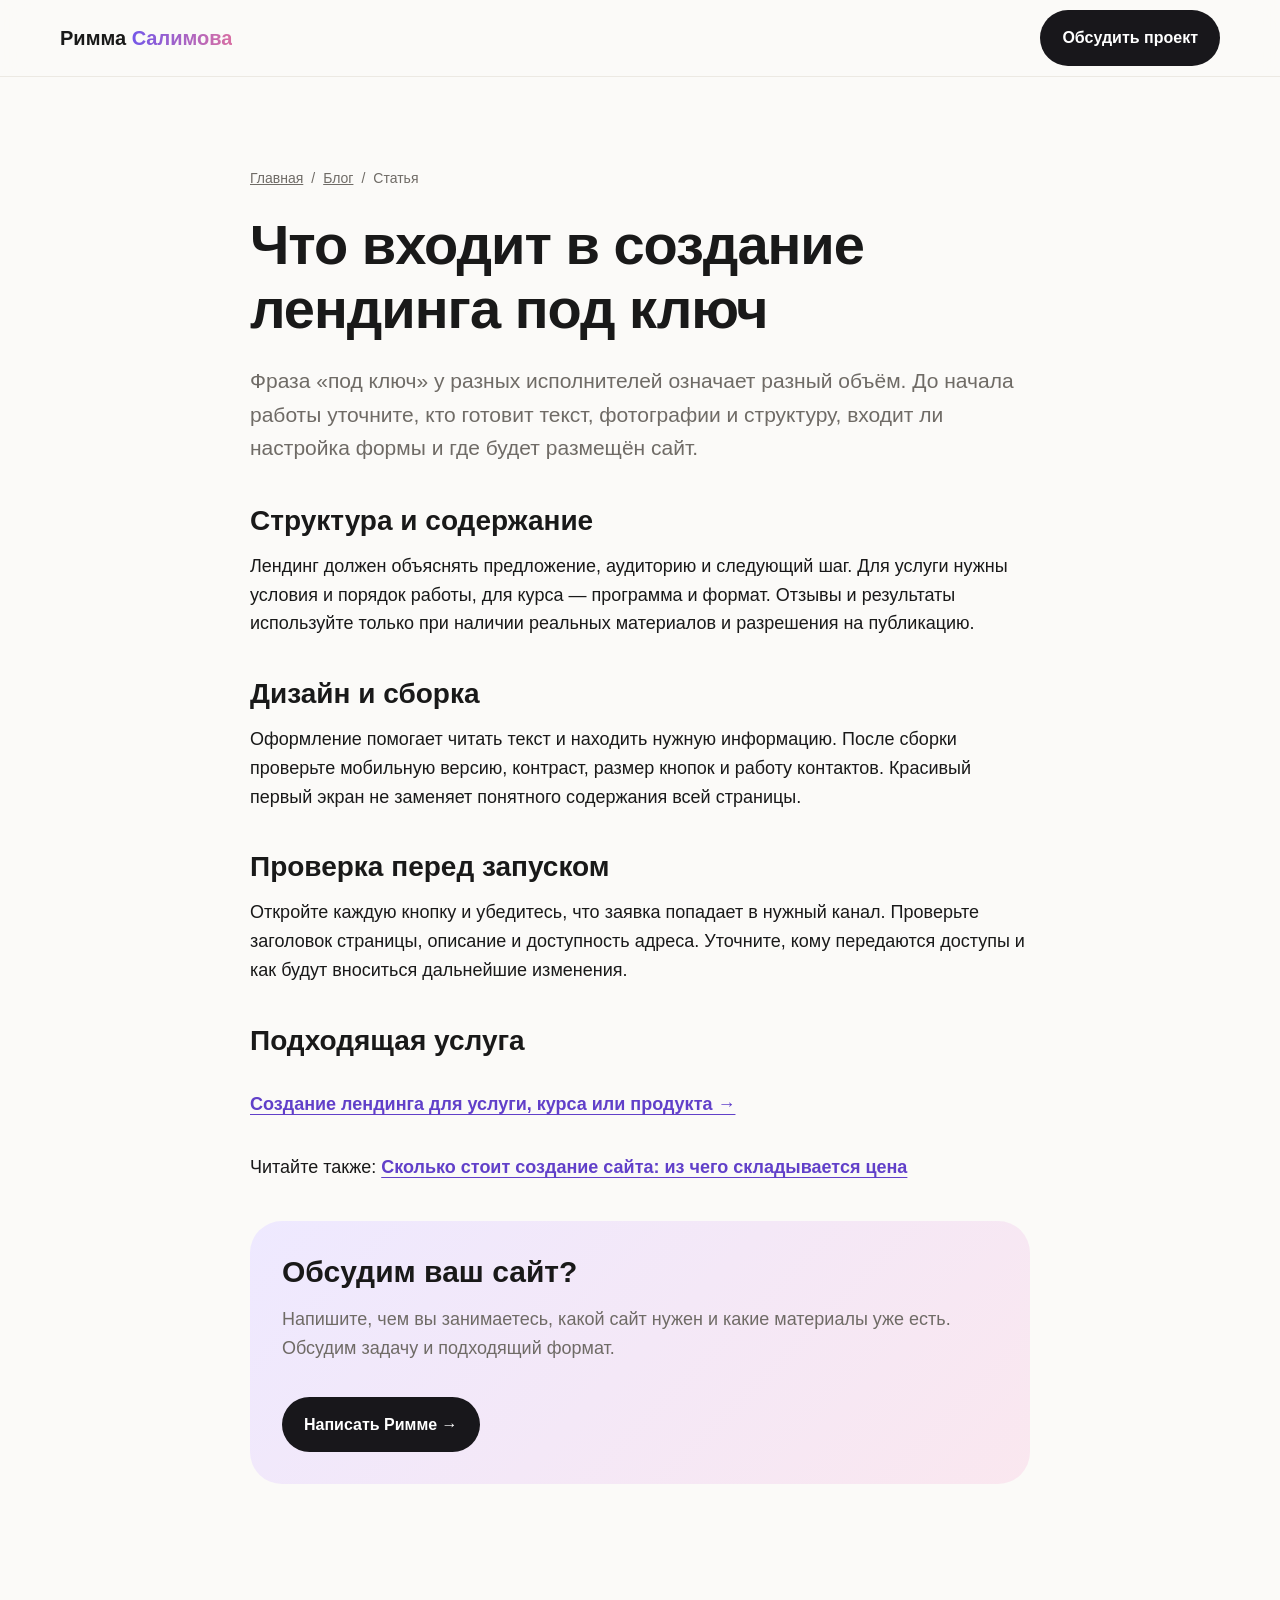
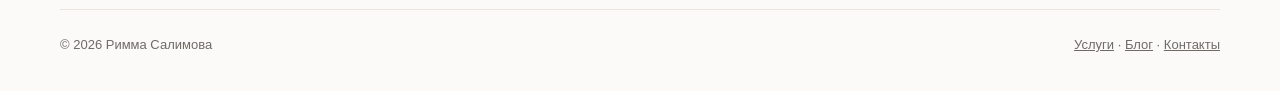
<file: blog/lending-pod-klyuch/index.html>
<!DOCTYPE html><html lang="ru"><head><meta charset="UTF-8"><meta name="viewport" content="width=device-width, initial-scale=1"><meta name="description" content="Фраза «под ключ» у разных исполнителей означает разный объём. До начала работы уточните, кто готовит текст, фотографии и структуру, входит ли настройка формы и где будет размещён сайт.">
<title>Что входит в создание лендинга под ключ — Римма Салимова</title><link rel="canonical" href="https://rimma-sites.vercel.app/blog/lending-pod-klyuch/">
<meta property="og:locale" content="ru_RU"><meta property="og:type" content="article">
<meta property="og:title" content="Что входит в создание лендинга под ключ — Римма Салимова"><meta property="og:description" content="Фраза «под ключ» у разных исполнителей означает разный объём. До начала работы уточните, кто готовит текст, фотографии и структуру, входит ли настройка формы и где будет размещён сайт.">
<meta property="og:url" content="https://rimma-sites.vercel.app/blog/lending-pod-klyuch/"><meta property="og:image" content="https://rimma-sites.vercel.app/assets/rimma.webp"><meta property="og:image:alt" content="Римма Салимова — создание сайтов">
<meta name="twitter:card" content="summary_large_image"><meta name="theme-color" content="#fbfaf8"><link rel="stylesheet" href="../../styles.css"></head><body><a class="skip-link" href="#main">Перейти к содержанию</a><header class="nav"><div class="container nav-inner"><a class="brand" href="../../">Римма <span>Салимова</span></a><a class="btn btn-primary" href="https://t.me/Rimmok1" target="_blank" rel="noopener">Обсудить проект</a></div></header><main id="main"><section><div class="container reading"><nav class="breadcrumbs" aria-label="Хлебные крошки"><a href="../../">Главная</a><span>/</span><a href="../">Блог</a><span>/</span><span>Статья</span></nav><article><h1>Что входит в создание лендинга под ключ</h1><p class="lead">Фраза «под ключ» у разных исполнителей означает разный объём. До начала работы уточните, кто готовит текст, фотографии и структуру, входит ли настройка формы и где будет размещён сайт.</p><h2>Структура и содержание</h2><p>Лендинг должен объяснять предложение, аудиторию и следующий шаг. Для услуги нужны условия и порядок работы, для курса — программа и формат. Отзывы и результаты используйте только при наличии реальных материалов и разрешения на публикацию.</p><h2>Дизайн и сборка</h2><p>Оформление помогает читать текст и находить нужную информацию. После сборки проверьте мобильную версию, контраст, размер кнопок и работу контактов. Красивый первый экран не заменяет понятного содержания всей страницы.</p><h2>Проверка перед запуском</h2><p>Откройте каждую кнопку и убедитесь, что заявка попадает в нужный канал. Проверьте заголовок страницы, описание и доступность адреса. Уточните, кому передаются доступы и как будут вноситься дальнейшие изменения.</p><h2>Подходящая услуга</h2><p><a class="text-link" href="../../services/lending/">Создание лендинга для услуги, курса или продукта →</a></p><p>Читайте также: <a class="text-link" href="../stoimost-sozdaniya-sayta/">Сколько стоит создание сайта: из чего складывается цена</a></p></article><div class="cta"><h2>Обсудим ваш сайт?</h2><p>Напишите, чем вы занимаетесь, какой сайт нужен и какие материалы уже есть. Обсудим задачу и подходящий формат.</p><a class="btn btn-primary" href="https://t.me/Rimmok1" target="_blank" rel="noopener">Написать Римме →</a></div></div></section></main><footer><div class="container footer-inner"><span>© 2026 Римма Салимова</span><span><a href="../../#services">Услуги</a> · <a href="../../blog/">Блог</a> · <a href="../../#contacts">Контакты</a></span></div></footer></body></html>
</file>
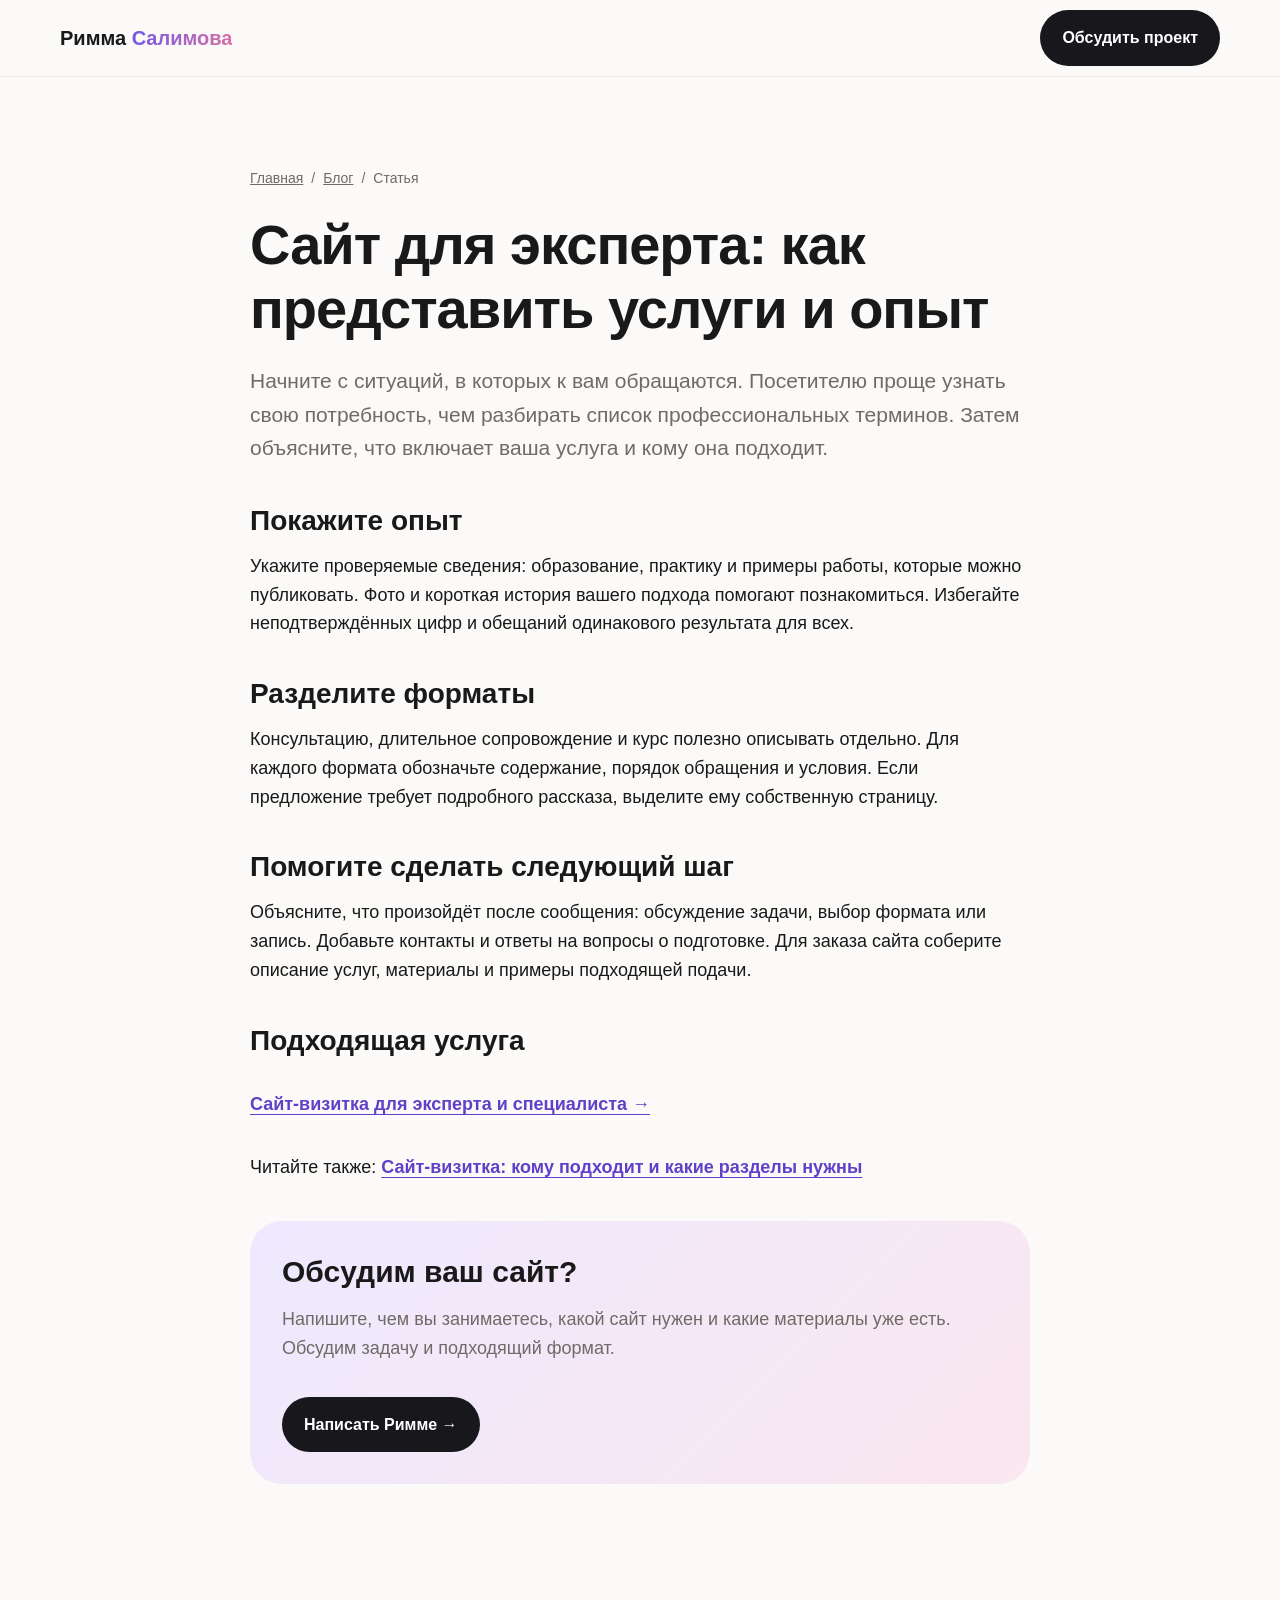
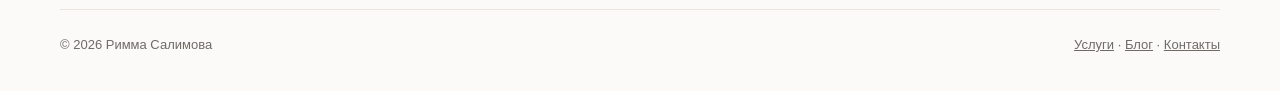
<file: blog/sayt-dlya-eksperta/index.html>
<!DOCTYPE html><html lang="ru"><head><meta charset="UTF-8"><meta name="viewport" content="width=device-width, initial-scale=1"><meta name="description" content="Начните с ситуаций, в которых к вам обращаются. Посетителю проще узнать свою потребность, чем разбирать список профессиональных терминов. Затем объясните, что включает ваша услуга и кому она подходит.">
<title>Сайт для эксперта: как представить услуги и опыт — Римма Салимова</title><link rel="canonical" href="https://rimma-sites.vercel.app/blog/sayt-dlya-eksperta/">
<meta property="og:locale" content="ru_RU"><meta property="og:type" content="article">
<meta property="og:title" content="Сайт для эксперта: как представить услуги и опыт — Римма Салимова"><meta property="og:description" content="Начните с ситуаций, в которых к вам обращаются. Посетителю проще узнать свою потребность, чем разбирать список профессиональных терминов. Затем объясните, что включает ваша услуга и кому она подходит.">
<meta property="og:url" content="https://rimma-sites.vercel.app/blog/sayt-dlya-eksperta/"><meta property="og:image" content="https://rimma-sites.vercel.app/assets/rimma.webp"><meta property="og:image:alt" content="Римма Салимова — создание сайтов">
<meta name="twitter:card" content="summary_large_image"><meta name="theme-color" content="#fbfaf8"><link rel="stylesheet" href="../../styles.css"></head><body><a class="skip-link" href="#main">Перейти к содержанию</a><header class="nav"><div class="container nav-inner"><a class="brand" href="../../">Римма <span>Салимова</span></a><a class="btn btn-primary" href="https://t.me/Rimmok1" target="_blank" rel="noopener">Обсудить проект</a></div></header><main id="main"><section><div class="container reading"><nav class="breadcrumbs" aria-label="Хлебные крошки"><a href="../../">Главная</a><span>/</span><a href="../">Блог</a><span>/</span><span>Статья</span></nav><article><h1>Сайт для эксперта: как представить услуги и опыт</h1><p class="lead">Начните с ситуаций, в которых к вам обращаются. Посетителю проще узнать свою потребность, чем разбирать список профессиональных терминов. Затем объясните, что включает ваша услуга и кому она подходит.</p><h2>Покажите опыт</h2><p>Укажите проверяемые сведения: образование, практику и примеры работы, которые можно публиковать. Фото и короткая история вашего подхода помогают познакомиться. Избегайте неподтверждённых цифр и обещаний одинакового результата для всех.</p><h2>Разделите форматы</h2><p>Консультацию, длительное сопровождение и курс полезно описывать отдельно. Для каждого формата обозначьте содержание, порядок обращения и условия. Если предложение требует подробного рассказа, выделите ему собственную страницу.</p><h2>Помогите сделать следующий шаг</h2><p>Объясните, что произойдёт после сообщения: обсуждение задачи, выбор формата или запись. Добавьте контакты и ответы на вопросы о подготовке. Для заказа сайта соберите описание услуг, материалы и примеры подходящей подачи.</p><h2>Подходящая услуга</h2><p><a class="text-link" href="../../services/sayt-vizitka/">Сайт-визитка для эксперта и специалиста →</a></p><p>Читайте также: <a class="text-link" href="../sayt-vizitka-razdely/">Сайт-визитка: кому подходит и какие разделы нужны</a></p></article><div class="cta"><h2>Обсудим ваш сайт?</h2><p>Напишите, чем вы занимаетесь, какой сайт нужен и какие материалы уже есть. Обсудим задачу и подходящий формат.</p><a class="btn btn-primary" href="https://t.me/Rimmok1" target="_blank" rel="noopener">Написать Римме →</a></div></div></section></main><footer><div class="container footer-inner"><span>© 2026 Римма Салимова</span><span><a href="../../#services">Услуги</a> · <a href="../../blog/">Блог</a> · <a href="../../#contacts">Контакты</a></span></div></footer></body></html>
</file>
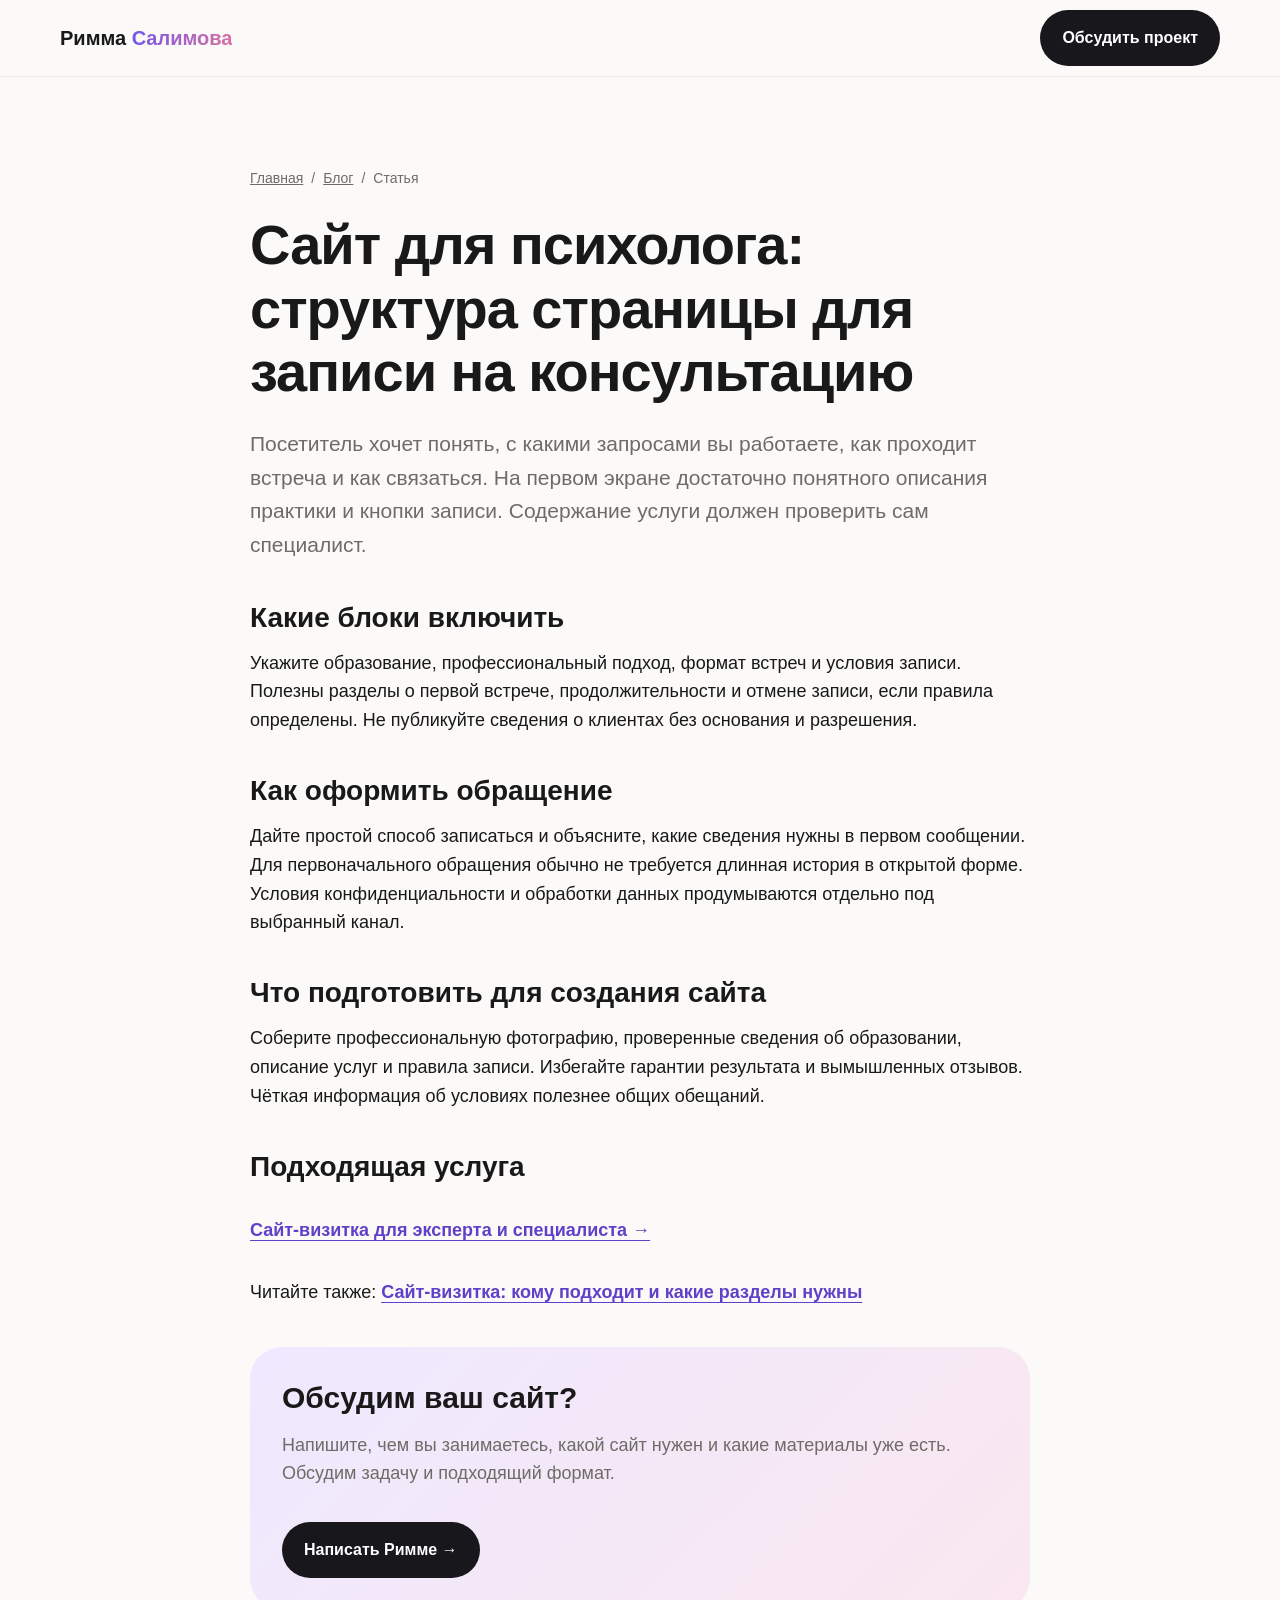
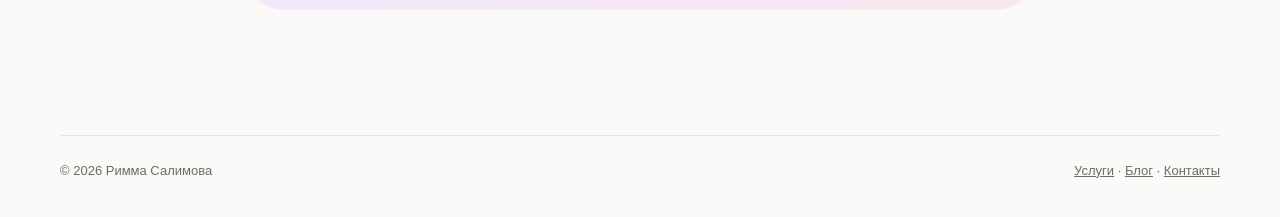
<file: blog/sayt-dlya-psihologa/index.html>
<!DOCTYPE html><html lang="ru"><head><meta charset="UTF-8"><meta name="viewport" content="width=device-width, initial-scale=1"><meta name="description" content="Посетитель хочет понять, с какими запросами вы работаете, как проходит встреча и как связаться. На первом экране достаточно понятного описания практики и кнопки записи. Содержание услуги должен проверить сам специалист.">
<title>Сайт для психолога: структура страницы для записи на консультацию — Римма Салимова</title><link rel="canonical" href="https://rimma-sites.vercel.app/blog/sayt-dlya-psihologa/">
<meta property="og:locale" content="ru_RU"><meta property="og:type" content="article">
<meta property="og:title" content="Сайт для психолога: структура страницы для записи на консультацию — Римма Салимова"><meta property="og:description" content="Посетитель хочет понять, с какими запросами вы работаете, как проходит встреча и как связаться. На первом экране достаточно понятного описания практики и кнопки записи. Содержание услуги должен проверить сам специалист.">
<meta property="og:url" content="https://rimma-sites.vercel.app/blog/sayt-dlya-psihologa/"><meta property="og:image" content="https://rimma-sites.vercel.app/assets/rimma.webp"><meta property="og:image:alt" content="Римма Салимова — создание сайтов">
<meta name="twitter:card" content="summary_large_image"><meta name="theme-color" content="#fbfaf8"><link rel="stylesheet" href="../../styles.css"></head><body><a class="skip-link" href="#main">Перейти к содержанию</a><header class="nav"><div class="container nav-inner"><a class="brand" href="../../">Римма <span>Салимова</span></a><a class="btn btn-primary" href="https://t.me/Rimmok1" target="_blank" rel="noopener">Обсудить проект</a></div></header><main id="main"><section><div class="container reading"><nav class="breadcrumbs" aria-label="Хлебные крошки"><a href="../../">Главная</a><span>/</span><a href="../">Блог</a><span>/</span><span>Статья</span></nav><article><h1>Сайт для психолога: структура страницы для записи на консультацию</h1><p class="lead">Посетитель хочет понять, с какими запросами вы работаете, как проходит встреча и как связаться. На первом экране достаточно понятного описания практики и кнопки записи. Содержание услуги должен проверить сам специалист.</p><h2>Какие блоки включить</h2><p>Укажите образование, профессиональный подход, формат встреч и условия записи. Полезны разделы о первой встрече, продолжительности и отмене записи, если правила определены. Не публикуйте сведения о клиентах без основания и разрешения.</p><h2>Как оформить обращение</h2><p>Дайте простой способ записаться и объясните, какие сведения нужны в первом сообщении. Для первоначального обращения обычно не требуется длинная история в открытой форме. Условия конфиденциальности и обработки данных продумываются отдельно под выбранный канал.</p><h2>Что подготовить для создания сайта</h2><p>Соберите профессиональную фотографию, проверенные сведения об образовании, описание услуг и правила записи. Избегайте гарантии результата и вымышленных отзывов. Чёткая информация об условиях полезнее общих обещаний.</p><h2>Подходящая услуга</h2><p><a class="text-link" href="../../services/sayt-vizitka/">Сайт-визитка для эксперта и специалиста →</a></p><p>Читайте также: <a class="text-link" href="../sayt-vizitka-razdely/">Сайт-визитка: кому подходит и какие разделы нужны</a></p></article><div class="cta"><h2>Обсудим ваш сайт?</h2><p>Напишите, чем вы занимаетесь, какой сайт нужен и какие материалы уже есть. Обсудим задачу и подходящий формат.</p><a class="btn btn-primary" href="https://t.me/Rimmok1" target="_blank" rel="noopener">Написать Римме →</a></div></div></section></main><footer><div class="container footer-inner"><span>© 2026 Римма Салимова</span><span><a href="../../#services">Услуги</a> · <a href="../../blog/">Блог</a> · <a href="../../#contacts">Контакты</a></span></div></footer></body></html>
</file>
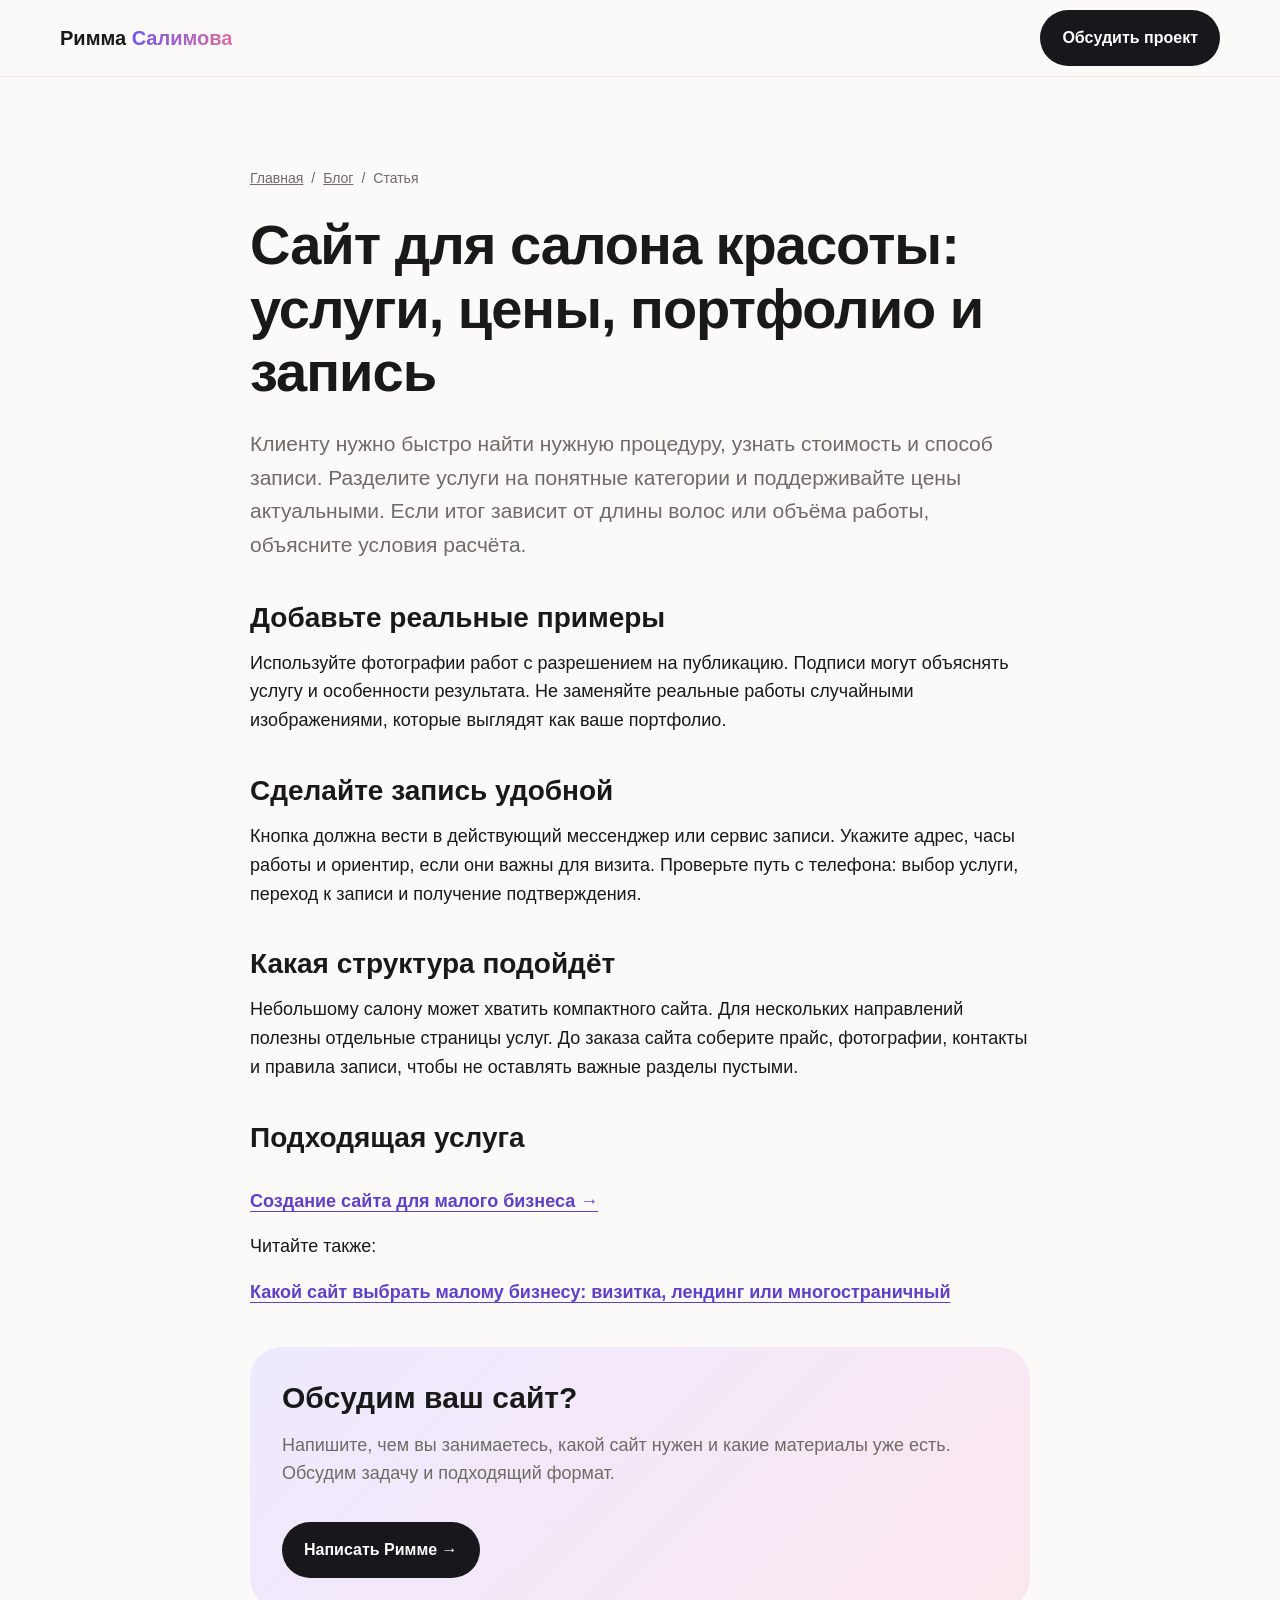
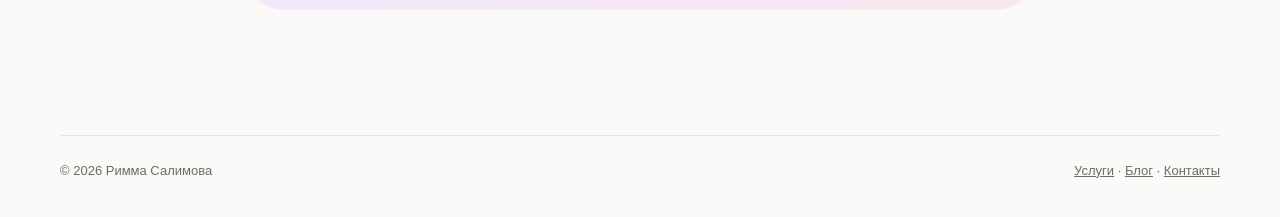
<file: blog/sayt-dlya-salona/index.html>
<!DOCTYPE html><html lang="ru"><head><meta charset="UTF-8"><meta name="viewport" content="width=device-width, initial-scale=1"><meta name="description" content="Клиенту нужно быстро найти нужную процедуру, узнать стоимость и способ записи. Разделите услуги на понятные категории и поддерживайте цены актуальными. Если итог зависит от длины волос или объёма работы, объясните условия расчёта.">
<title>Сайт для салона красоты: услуги, цены, портфолио и запись — Римма Салимова</title><link rel="canonical" href="https://rimma-sites.vercel.app/blog/sayt-dlya-salona/">
<meta property="og:locale" content="ru_RU"><meta property="og:type" content="article">
<meta property="og:title" content="Сайт для салона красоты: услуги, цены, портфолио и запись — Римма Салимова"><meta property="og:description" content="Клиенту нужно быстро найти нужную процедуру, узнать стоимость и способ записи. Разделите услуги на понятные категории и поддерживайте цены актуальными. Если итог зависит от длины волос или объёма работы, объясните условия расчёта.">
<meta property="og:url" content="https://rimma-sites.vercel.app/blog/sayt-dlya-salona/"><meta property="og:image" content="https://rimma-sites.vercel.app/assets/rimma.webp"><meta property="og:image:alt" content="Римма Салимова — создание сайтов">
<meta name="twitter:card" content="summary_large_image"><meta name="theme-color" content="#fbfaf8"><link rel="stylesheet" href="../../styles.css"></head><body><a class="skip-link" href="#main">Перейти к содержанию</a><header class="nav"><div class="container nav-inner"><a class="brand" href="../../">Римма <span>Салимова</span></a><a class="btn btn-primary" href="https://t.me/Rimmok1" target="_blank" rel="noopener">Обсудить проект</a></div></header><main id="main"><section><div class="container reading"><nav class="breadcrumbs" aria-label="Хлебные крошки"><a href="../../">Главная</a><span>/</span><a href="../">Блог</a><span>/</span><span>Статья</span></nav><article><h1>Сайт для салона красоты: услуги, цены, портфолио и запись</h1><p class="lead">Клиенту нужно быстро найти нужную процедуру, узнать стоимость и способ записи. Разделите услуги на понятные категории и поддерживайте цены актуальными. Если итог зависит от длины волос или объёма работы, объясните условия расчёта.</p><h2>Добавьте реальные примеры</h2><p>Используйте фотографии работ с разрешением на публикацию. Подписи могут объяснять услугу и особенности результата. Не заменяйте реальные работы случайными изображениями, которые выглядят как ваше портфолио.</p><h2>Сделайте запись удобной</h2><p>Кнопка должна вести в действующий мессенджер или сервис записи. Укажите адрес, часы работы и ориентир, если они важны для визита. Проверьте путь с телефона: выбор услуги, переход к записи и получение подтверждения.</p><h2>Какая структура подойдёт</h2><p>Небольшому салону может хватить компактного сайта. Для нескольких направлений полезны отдельные страницы услуг. До заказа сайта соберите прайс, фотографии, контакты и правила записи, чтобы не оставлять важные разделы пустыми.</p><h2>Подходящая услуга</h2><p><a class="text-link" href="../../services/sayt-dlya-biznesa/">Создание сайта для малого бизнеса →</a></p><p>Читайте также: <a class="text-link" href="../kakoy-sayt-vybrat/">Какой сайт выбрать малому бизнесу: визитка, лендинг или многостраничный</a></p></article><div class="cta"><h2>Обсудим ваш сайт?</h2><p>Напишите, чем вы занимаетесь, какой сайт нужен и какие материалы уже есть. Обсудим задачу и подходящий формат.</p><a class="btn btn-primary" href="https://t.me/Rimmok1" target="_blank" rel="noopener">Написать Римме →</a></div></div></section></main><footer><div class="container footer-inner"><span>© 2026 Римма Салимова</span><span><a href="../../#services">Услуги</a> · <a href="../../blog/">Блог</a> · <a href="../../#contacts">Контакты</a></span></div></footer></body></html>
</file>
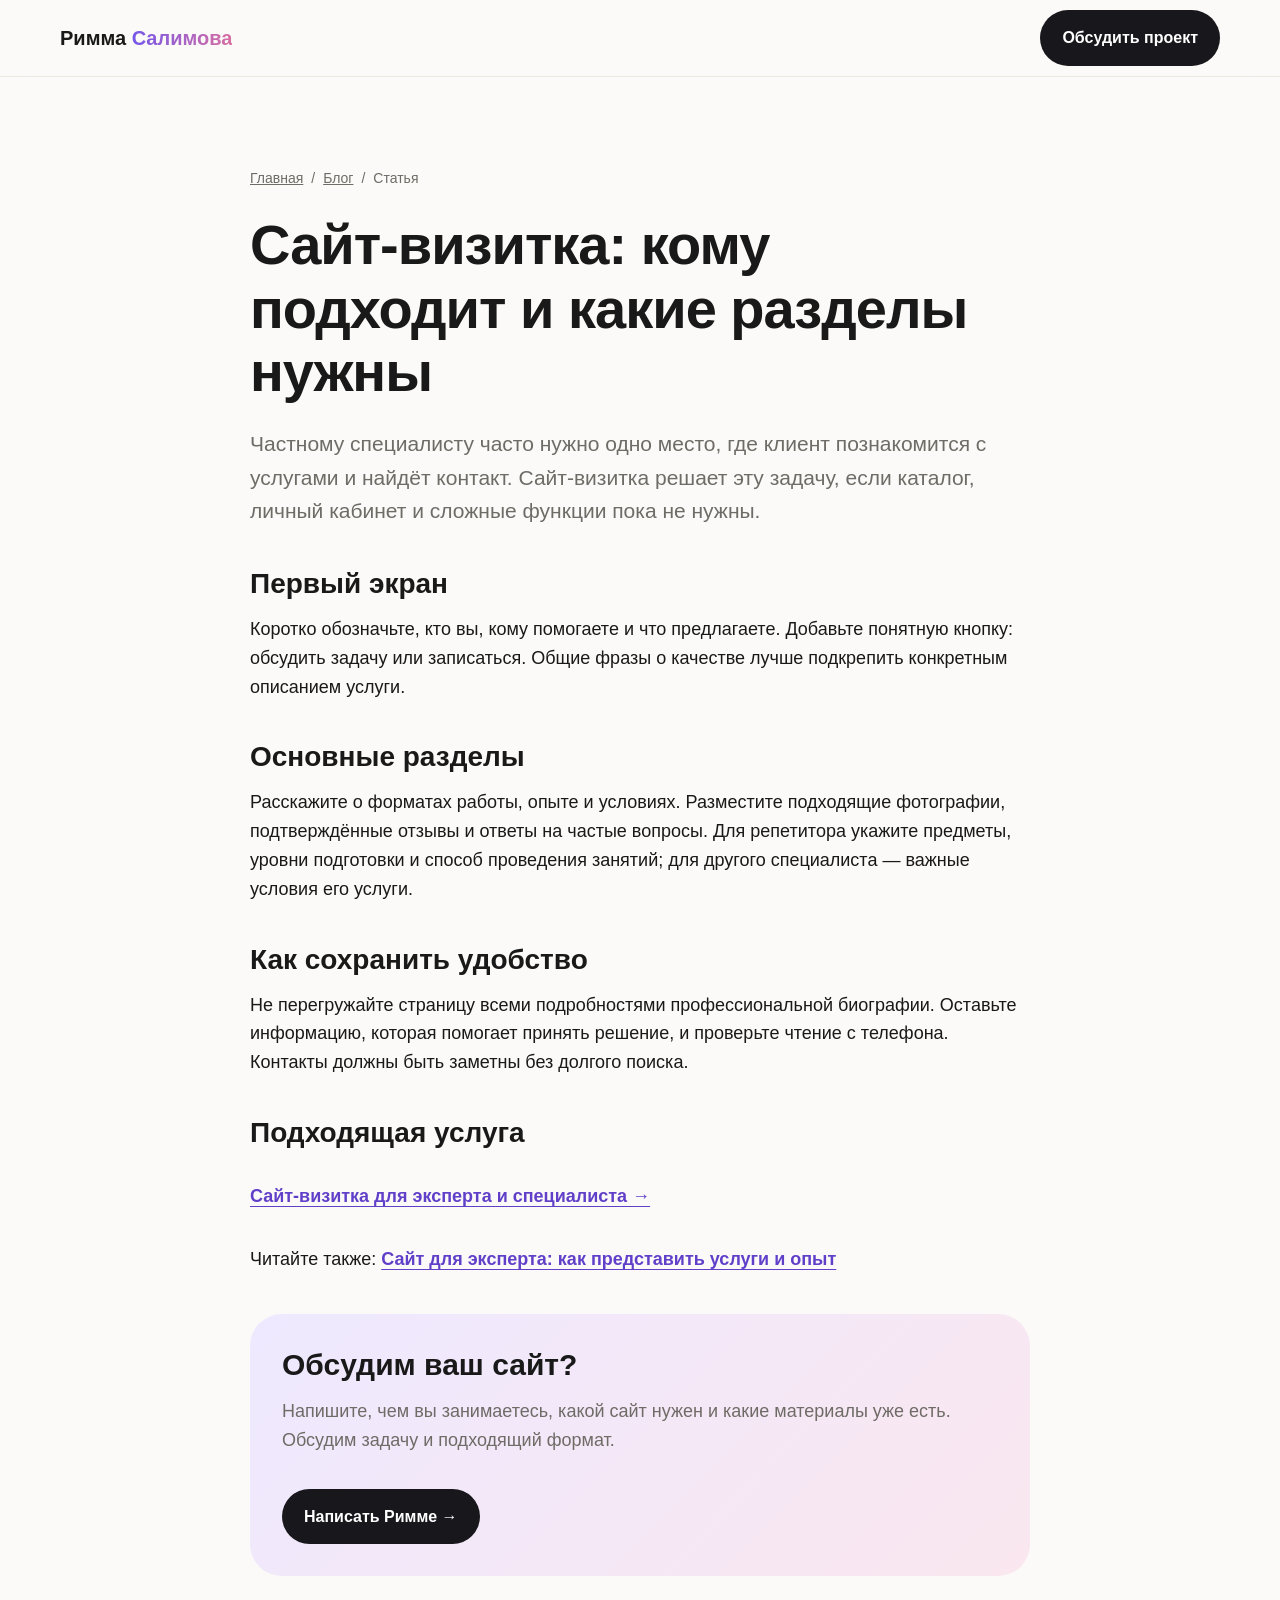
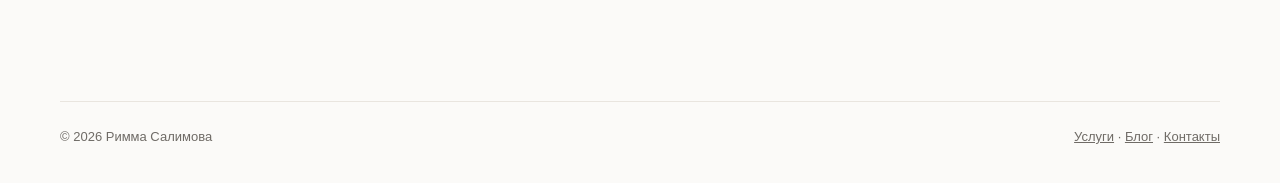
<file: blog/sayt-vizitka-razdely/index.html>
<!DOCTYPE html><html lang="ru"><head><meta charset="UTF-8"><meta name="viewport" content="width=device-width, initial-scale=1"><meta name="description" content="Частному специалисту часто нужно одно место, где клиент познакомится с услугами и найдёт контакт. Сайт-визитка решает эту задачу, если каталог, личный кабинет и сложные функции пока не нужны.">
<title>Сайт-визитка: кому подходит и какие разделы нужны — Римма Салимова</title><link rel="canonical" href="https://rimma-sites.vercel.app/blog/sayt-vizitka-razdely/">
<meta property="og:locale" content="ru_RU"><meta property="og:type" content="article">
<meta property="og:title" content="Сайт-визитка: кому подходит и какие разделы нужны — Римма Салимова"><meta property="og:description" content="Частному специалисту часто нужно одно место, где клиент познакомится с услугами и найдёт контакт. Сайт-визитка решает эту задачу, если каталог, личный кабинет и сложные функции пока не нужны.">
<meta property="og:url" content="https://rimma-sites.vercel.app/blog/sayt-vizitka-razdely/"><meta property="og:image" content="https://rimma-sites.vercel.app/assets/rimma.webp"><meta property="og:image:alt" content="Римма Салимова — создание сайтов">
<meta name="twitter:card" content="summary_large_image"><meta name="theme-color" content="#fbfaf8"><link rel="stylesheet" href="../../styles.css"></head><body><a class="skip-link" href="#main">Перейти к содержанию</a><header class="nav"><div class="container nav-inner"><a class="brand" href="../../">Римма <span>Салимова</span></a><a class="btn btn-primary" href="https://t.me/Rimmok1" target="_blank" rel="noopener">Обсудить проект</a></div></header><main id="main"><section><div class="container reading"><nav class="breadcrumbs" aria-label="Хлебные крошки"><a href="../../">Главная</a><span>/</span><a href="../">Блог</a><span>/</span><span>Статья</span></nav><article><h1>Сайт-визитка: кому подходит и какие разделы нужны</h1><p class="lead">Частному специалисту часто нужно одно место, где клиент познакомится с услугами и найдёт контакт. Сайт-визитка решает эту задачу, если каталог, личный кабинет и сложные функции пока не нужны.</p><h2>Первый экран</h2><p>Коротко обозначьте, кто вы, кому помогаете и что предлагаете. Добавьте понятную кнопку: обсудить задачу или записаться. Общие фразы о качестве лучше подкрепить конкретным описанием услуги.</p><h2>Основные разделы</h2><p>Расскажите о форматах работы, опыте и условиях. Разместите подходящие фотографии, подтверждённые отзывы и ответы на частые вопросы. Для репетитора укажите предметы, уровни подготовки и способ проведения занятий; для другого специалиста — важные условия его услуги.</p><h2>Как сохранить удобство</h2><p>Не перегружайте страницу всеми подробностями профессиональной биографии. Оставьте информацию, которая помогает принять решение, и проверьте чтение с телефона. Контакты должны быть заметны без долгого поиска.</p><h2>Подходящая услуга</h2><p><a class="text-link" href="../../services/sayt-vizitka/">Сайт-визитка для эксперта и специалиста →</a></p><p>Читайте также: <a class="text-link" href="../sayt-dlya-eksperta/">Сайт для эксперта: как представить услуги и опыт</a></p></article><div class="cta"><h2>Обсудим ваш сайт?</h2><p>Напишите, чем вы занимаетесь, какой сайт нужен и какие материалы уже есть. Обсудим задачу и подходящий формат.</p><a class="btn btn-primary" href="https://t.me/Rimmok1" target="_blank" rel="noopener">Написать Римме →</a></div></div></section></main><footer><div class="container footer-inner"><span>© 2026 Римма Салимова</span><span><a href="../../#services">Услуги</a> · <a href="../../blog/">Блог</a> · <a href="../../#contacts">Контакты</a></span></div></footer></body></html>
</file>
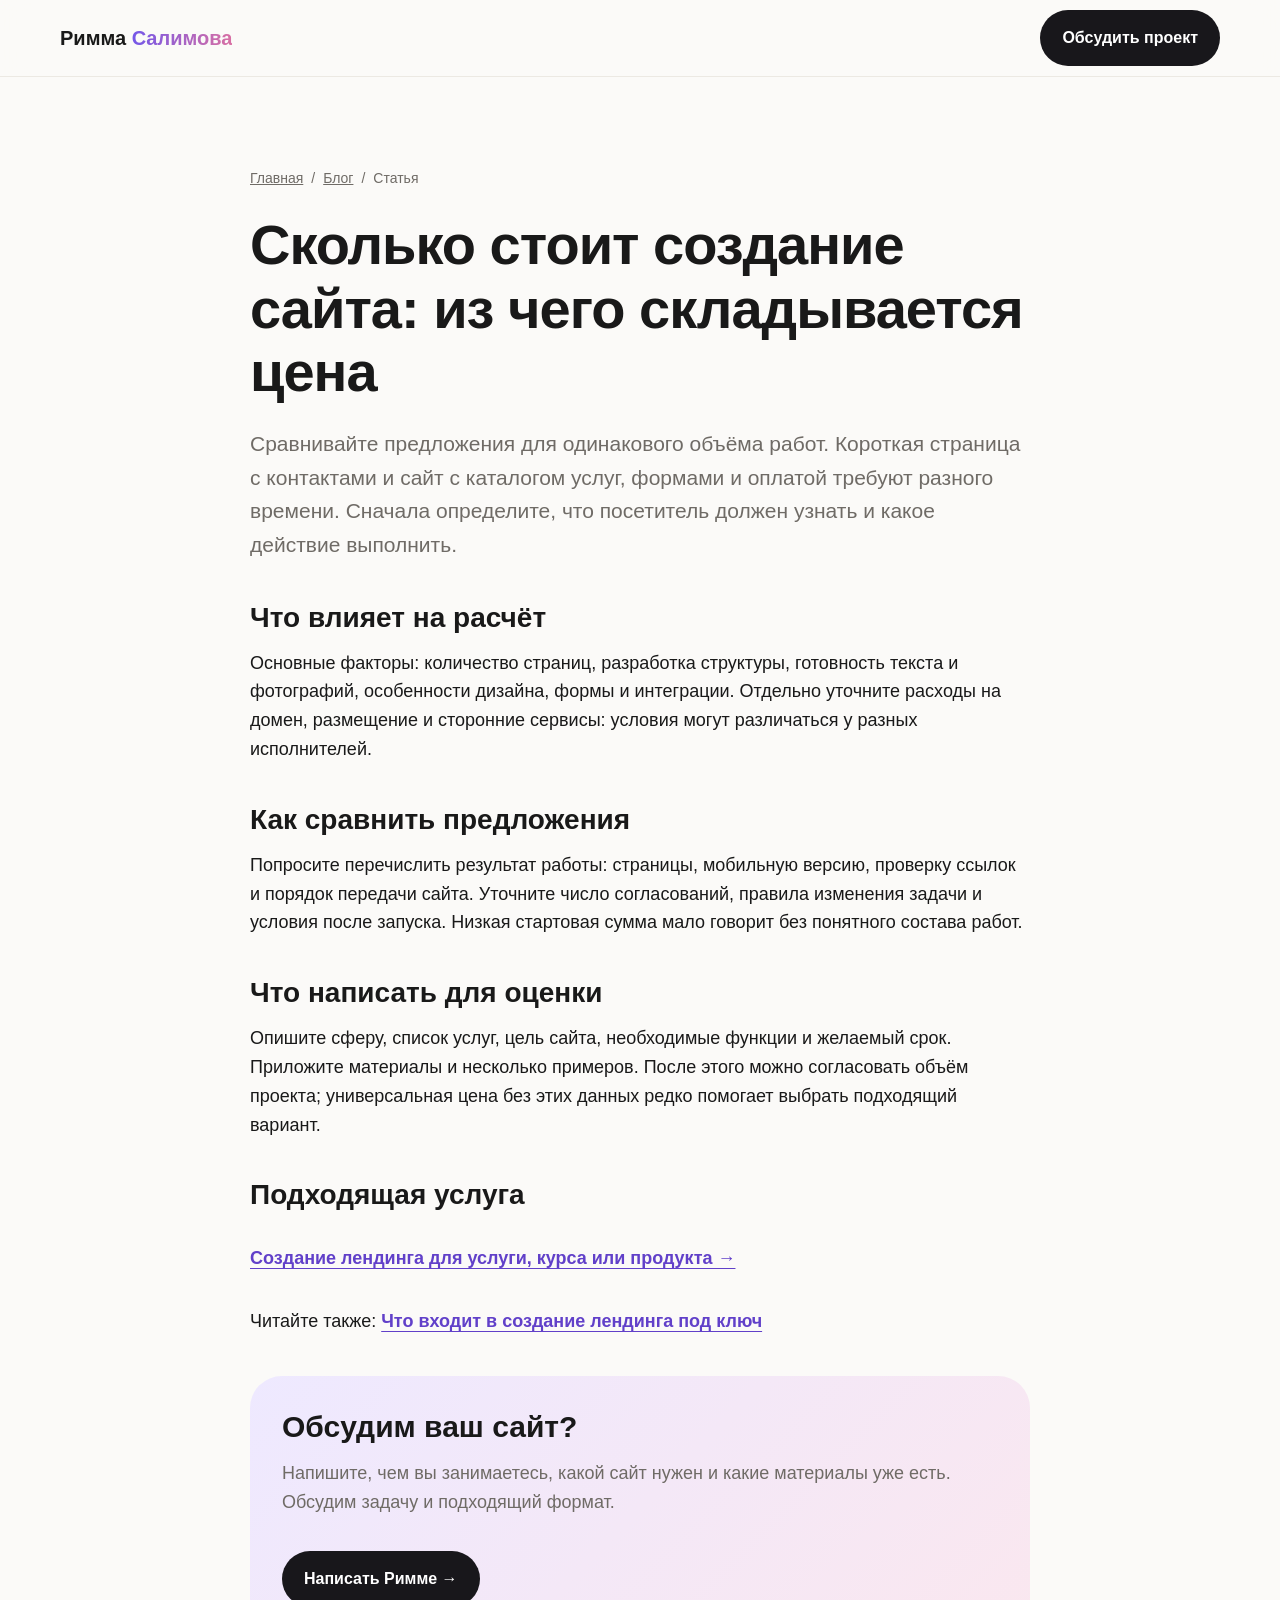
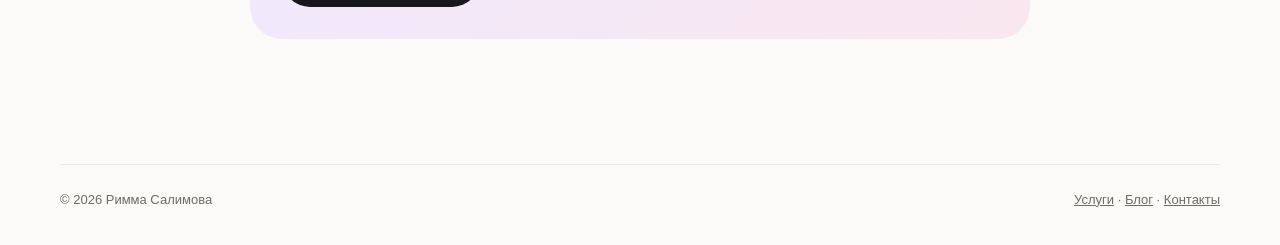
<file: blog/stoimost-sozdaniya-sayta/index.html>
<!DOCTYPE html><html lang="ru"><head><meta charset="UTF-8"><meta name="viewport" content="width=device-width, initial-scale=1"><meta name="description" content="Сравнивайте предложения для одинакового объёма работ. Короткая страница с контактами и сайт с каталогом услуг, формами и оплатой требуют разного времени. Сначала определите, что посетитель должен узнать и какое действие выполнить.">
<title>Сколько стоит создание сайта: из чего складывается цена — Римма Салимова</title><link rel="canonical" href="https://rimma-sites.vercel.app/blog/stoimost-sozdaniya-sayta/">
<meta property="og:locale" content="ru_RU"><meta property="og:type" content="article">
<meta property="og:title" content="Сколько стоит создание сайта: из чего складывается цена — Римма Салимова"><meta property="og:description" content="Сравнивайте предложения для одинакового объёма работ. Короткая страница с контактами и сайт с каталогом услуг, формами и оплатой требуют разного времени. Сначала определите, что посетитель должен узнать и какое действие выполнить.">
<meta property="og:url" content="https://rimma-sites.vercel.app/blog/stoimost-sozdaniya-sayta/"><meta property="og:image" content="https://rimma-sites.vercel.app/assets/rimma.webp"><meta property="og:image:alt" content="Римма Салимова — создание сайтов">
<meta name="twitter:card" content="summary_large_image"><meta name="theme-color" content="#fbfaf8"><link rel="stylesheet" href="../../styles.css"></head><body><a class="skip-link" href="#main">Перейти к содержанию</a><header class="nav"><div class="container nav-inner"><a class="brand" href="../../">Римма <span>Салимова</span></a><a class="btn btn-primary" href="https://t.me/Rimmok1" target="_blank" rel="noopener">Обсудить проект</a></div></header><main id="main"><section><div class="container reading"><nav class="breadcrumbs" aria-label="Хлебные крошки"><a href="../../">Главная</a><span>/</span><a href="../">Блог</a><span>/</span><span>Статья</span></nav><article><h1>Сколько стоит создание сайта: из чего складывается цена</h1><p class="lead">Сравнивайте предложения для одинакового объёма работ. Короткая страница с контактами и сайт с каталогом услуг, формами и оплатой требуют разного времени. Сначала определите, что посетитель должен узнать и какое действие выполнить.</p><h2>Что влияет на расчёт</h2><p>Основные факторы: количество страниц, разработка структуры, готовность текста и фотографий, особенности дизайна, формы и интеграции. Отдельно уточните расходы на домен, размещение и сторонние сервисы: условия могут различаться у разных исполнителей.</p><h2>Как сравнить предложения</h2><p>Попросите перечислить результат работы: страницы, мобильную версию, проверку ссылок и порядок передачи сайта. Уточните число согласований, правила изменения задачи и условия после запуска. Низкая стартовая сумма мало говорит без понятного состава работ.</p><h2>Что написать для оценки</h2><p>Опишите сферу, список услуг, цель сайта, необходимые функции и желаемый срок. Приложите материалы и несколько примеров. После этого можно согласовать объём проекта; универсальная цена без этих данных редко помогает выбрать подходящий вариант.</p><h2>Подходящая услуга</h2><p><a class="text-link" href="../../services/lending/">Создание лендинга для услуги, курса или продукта →</a></p><p>Читайте также: <a class="text-link" href="../lending-pod-klyuch/">Что входит в создание лендинга под ключ</a></p></article><div class="cta"><h2>Обсудим ваш сайт?</h2><p>Напишите, чем вы занимаетесь, какой сайт нужен и какие материалы уже есть. Обсудим задачу и подходящий формат.</p><a class="btn btn-primary" href="https://t.me/Rimmok1" target="_blank" rel="noopener">Написать Римме →</a></div></div></section></main><footer><div class="container footer-inner"><span>© 2026 Римма Салимова</span><span><a href="../../#services">Услуги</a> · <a href="../../blog/">Блог</a> · <a href="../../#contacts">Контакты</a></span></div></footer></body></html>
</file>
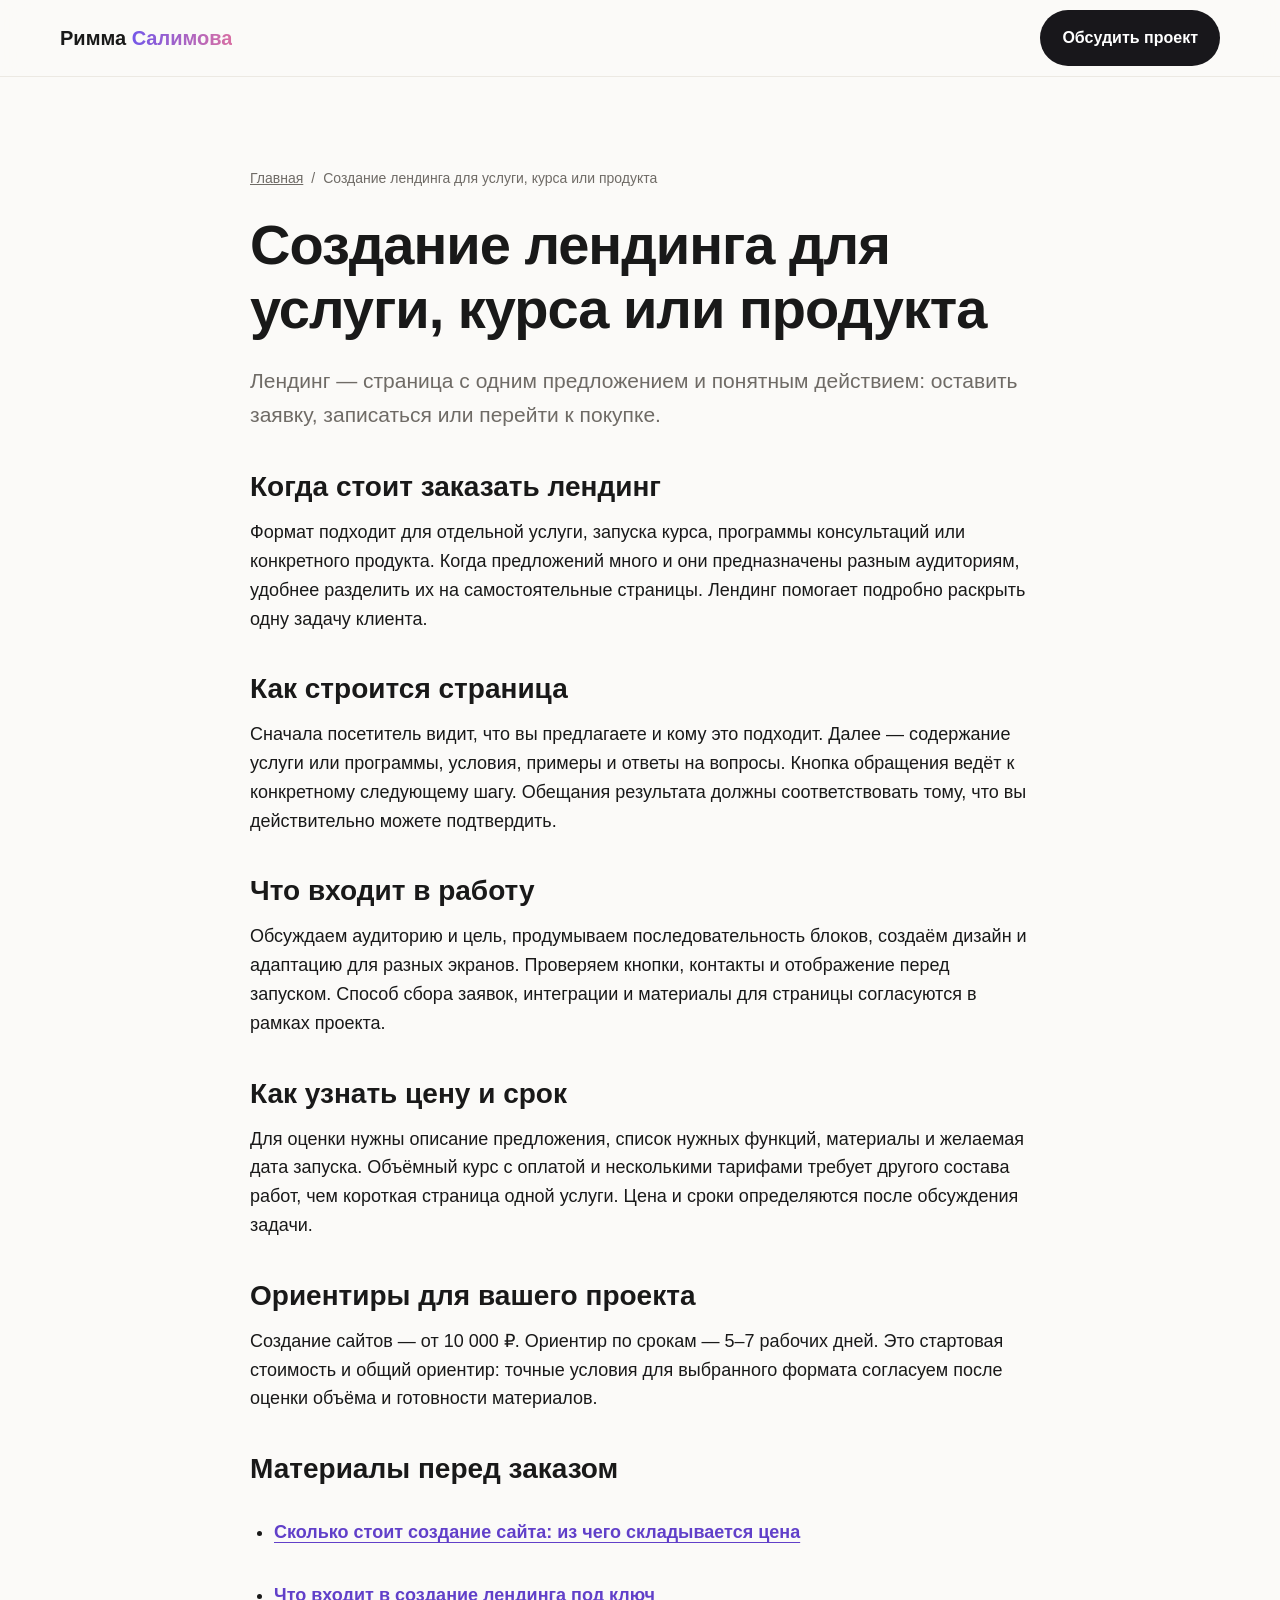
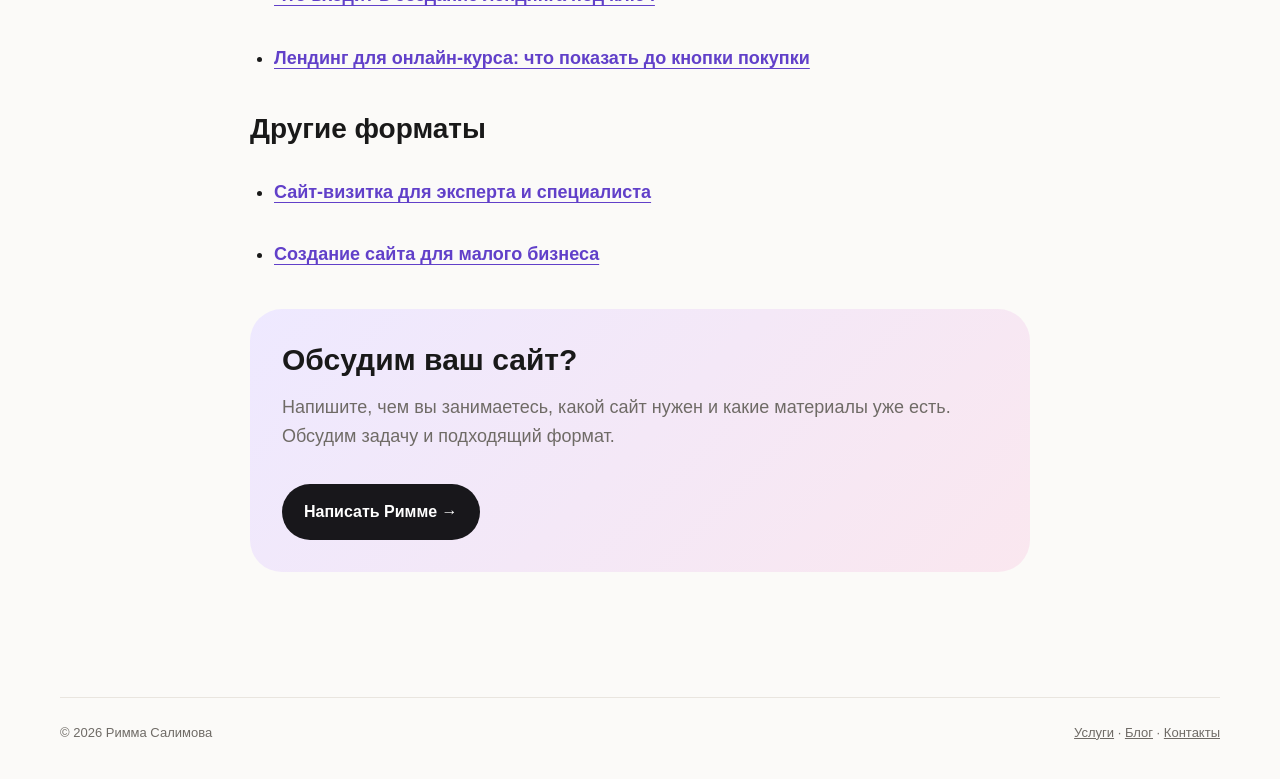
<file: services/lending/index.html>
<!DOCTYPE html><html lang="ru"><head><meta charset="UTF-8"><meta name="viewport" content="width=device-width, initial-scale=1"><meta name="description" content="Лендинг — страница с одним предложением и понятным действием: оставить заявку, записаться или перейти к покупке.">
<title>Создание лендинга для услуги, курса или продукта — Римма Салимова</title><link rel="canonical" href="https://rimma-sites.vercel.app/services/lending/">
<meta property="og:locale" content="ru_RU"><meta property="og:type" content="website">
<meta property="og:title" content="Создание лендинга для услуги, курса или продукта — Римма Салимова"><meta property="og:description" content="Лендинг — страница с одним предложением и понятным действием: оставить заявку, записаться или перейти к покупке.">
<meta property="og:url" content="https://rimma-sites.vercel.app/services/lending/"><meta property="og:image" content="https://rimma-sites.vercel.app/assets/rimma.webp"><meta property="og:image:alt" content="Римма Салимова — создание сайтов">
<meta name="twitter:card" content="summary_large_image"><meta name="theme-color" content="#fbfaf8"><link rel="stylesheet" href="../../styles.css"></head><body><a class="skip-link" href="#main">Перейти к содержанию</a><header class="nav"><div class="container nav-inner"><a class="brand" href="../../">Римма <span>Салимова</span></a><a class="btn btn-primary" href="https://t.me/Rimmok1" target="_blank" rel="noopener">Обсудить проект</a></div></header><main id="main"><section><div class="container reading"><nav class="breadcrumbs" aria-label="Хлебные крошки"><a href="../../">Главная</a><span>/</span><span>Создание лендинга для услуги, курса или продукта</span></nav><h1>Создание лендинга для услуги, курса или продукта</h1><p class="lead">Лендинг — страница с одним предложением и понятным действием: оставить заявку, записаться или перейти к покупке.</p><h2>Когда стоит заказать лендинг</h2><p>Формат подходит для отдельной услуги, запуска курса, программы консультаций или конкретного продукта. Когда предложений много и они предназначены разным аудиториям, удобнее разделить их на самостоятельные страницы. Лендинг помогает подробно раскрыть одну задачу клиента.</p><h2>Как строится страница</h2><p>Сначала посетитель видит, что вы предлагаете и кому это подходит. Далее — содержание услуги или программы, условия, примеры и ответы на вопросы. Кнопка обращения ведёт к конкретному следующему шагу. Обещания результата должны соответствовать тому, что вы действительно можете подтвердить.</p><h2>Что входит в работу</h2><p>Обсуждаем аудиторию и цель, продумываем последовательность блоков, создаём дизайн и адаптацию для разных экранов. Проверяем кнопки, контакты и отображение перед запуском. Способ сбора заявок, интеграции и материалы для страницы согласуются в рамках проекта.</p><h2>Как узнать цену и срок</h2><p>Для оценки нужны описание предложения, список нужных функций, материалы и желаемая дата запуска. Объёмный курс с оплатой и несколькими тарифами требует другого состава работ, чем короткая страница одной услуги. Цена и сроки определяются после обсуждения задачи.</p><h2>Ориентиры для вашего проекта</h2><p>Создание сайтов — от 10 000 ₽. Ориентир по срокам — 5–7 рабочих дней. Это стартовая стоимость и общий ориентир: точные условия для выбранного формата согласуем после оценки объёма и готовности материалов.</p><h2>Материалы перед заказом</h2><ul><li><a class="text-link" href="../../blog/stoimost-sozdaniya-sayta/">Сколько стоит создание сайта: из чего складывается цена</a></li><li><a class="text-link" href="../../blog/lending-pod-klyuch/">Что входит в создание лендинга под ключ</a></li><li><a class="text-link" href="../../blog/lending-onlayn-kursa/">Лендинг для онлайн-курса: что показать до кнопки покупки</a></li></ul><h2>Другие форматы</h2><ul><li><a class="text-link" href="../sayt-vizitka/">Сайт-визитка для эксперта и специалиста</a></li><li><a class="text-link" href="../sayt-dlya-biznesa/">Создание сайта для малого бизнеса</a></li></ul><div class="cta"><h2>Обсудим ваш сайт?</h2><p>Напишите, чем вы занимаетесь, какой сайт нужен и какие материалы уже есть. Обсудим задачу и подходящий формат.</p><a class="btn btn-primary" href="https://t.me/Rimmok1" target="_blank" rel="noopener">Написать Римме →</a></div></div></section></main><footer><div class="container footer-inner"><span>© 2026 Римма Салимова</span><span><a href="../../#services">Услуги</a> · <a href="../../blog/">Блог</a> · <a href="../../#contacts">Контакты</a></span></div></footer></body></html>
</file>
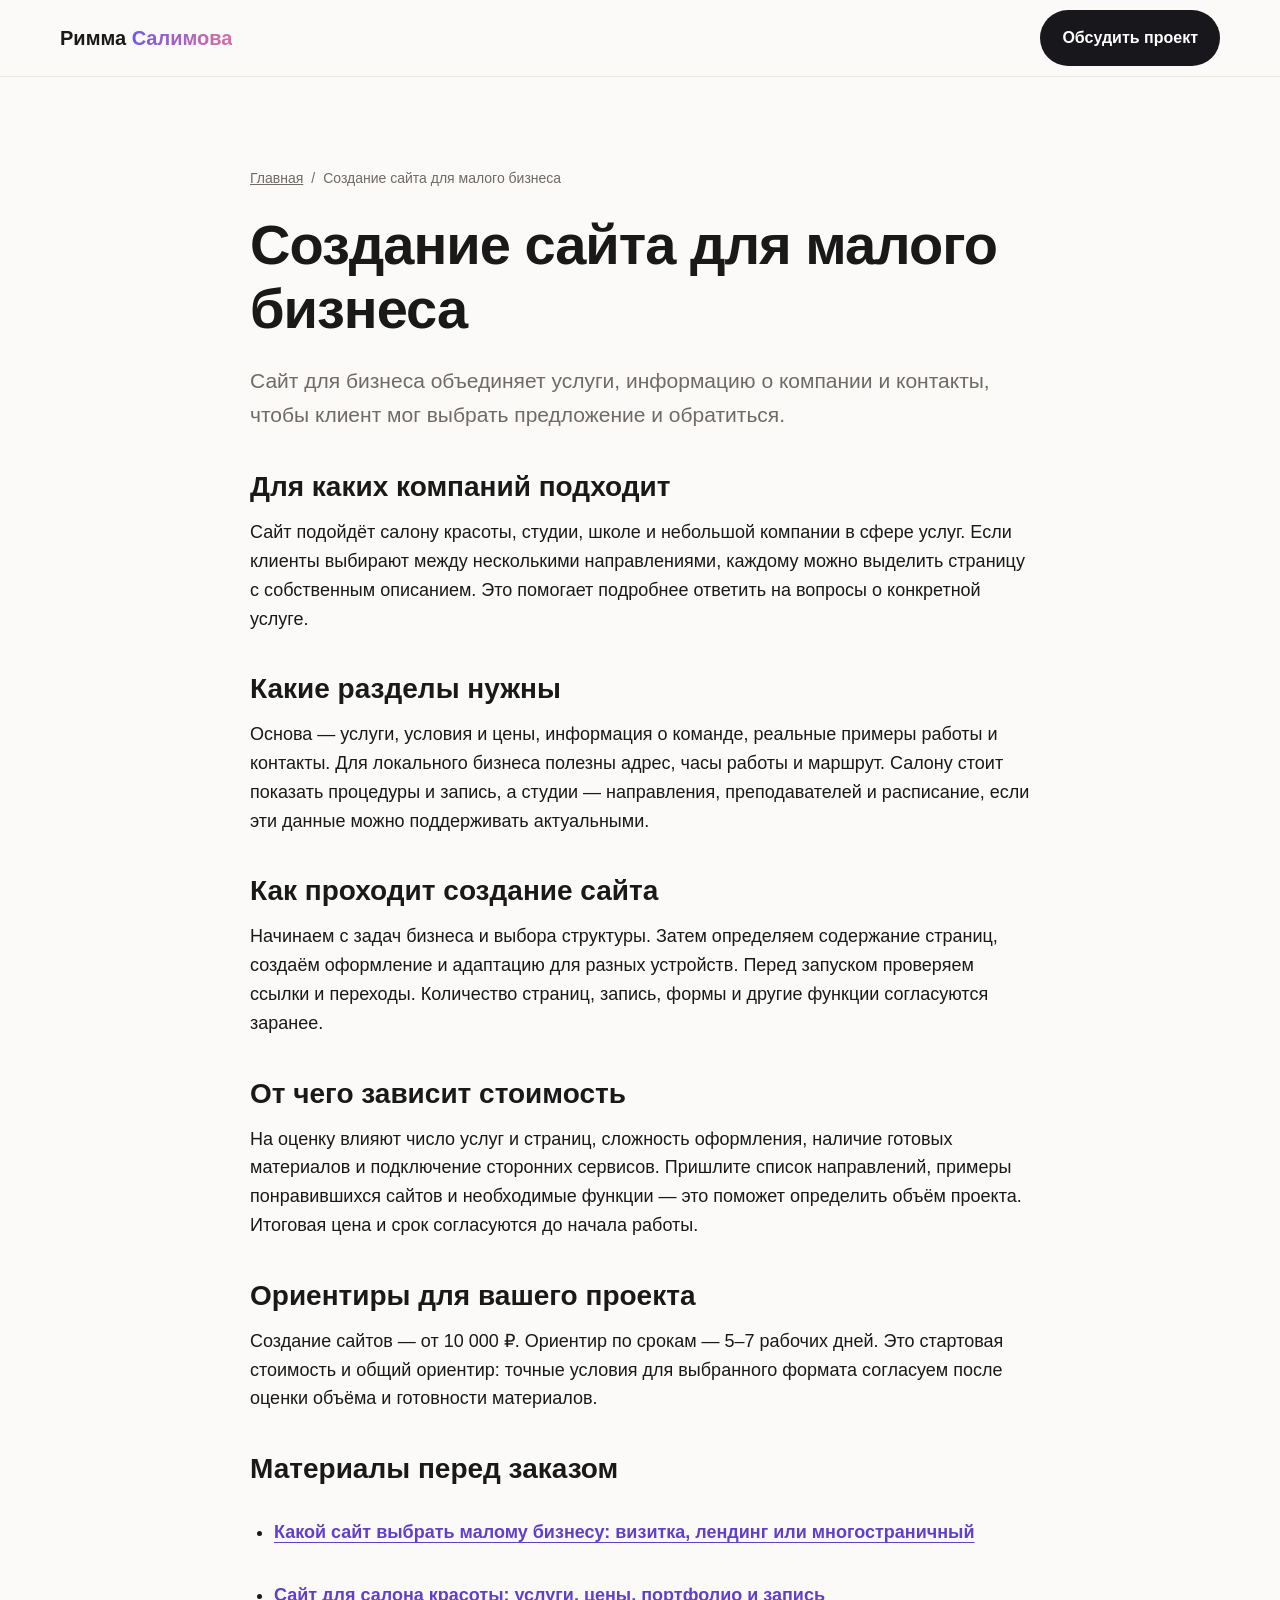
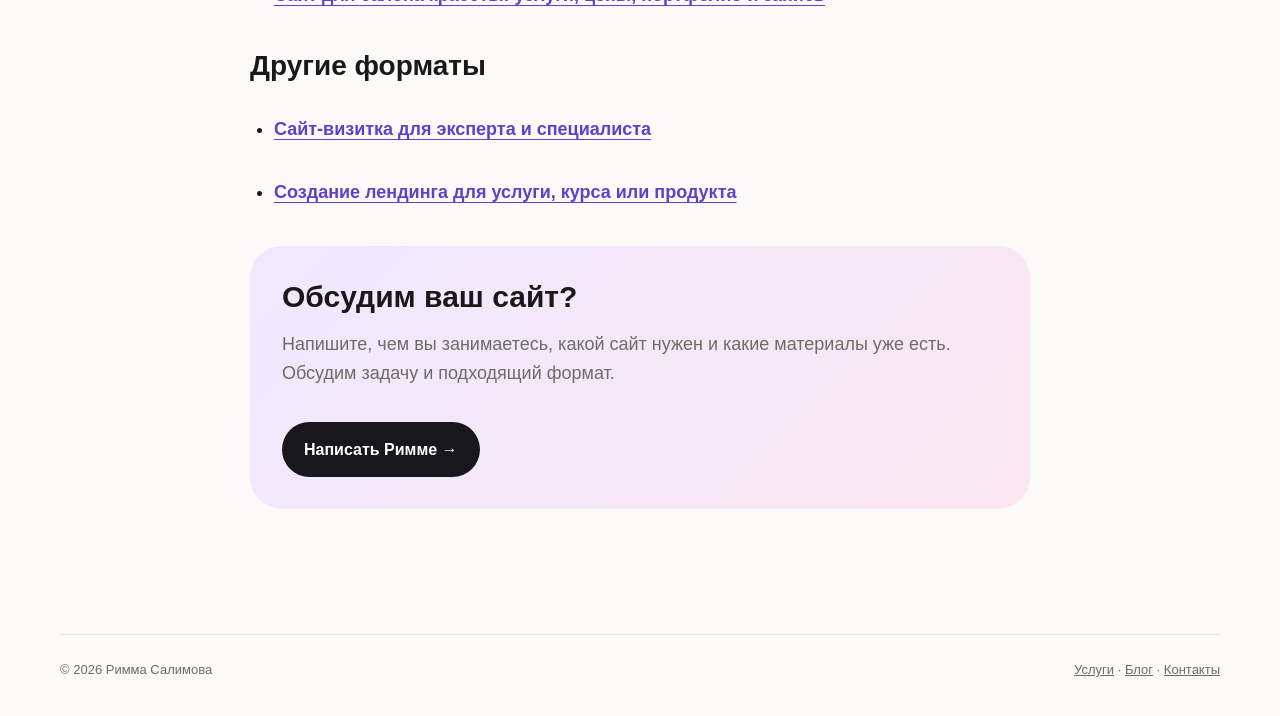
<file: services/sayt-dlya-biznesa/index.html>
<!DOCTYPE html><html lang="ru"><head><meta charset="UTF-8"><meta name="viewport" content="width=device-width, initial-scale=1"><meta name="description" content="Сайт для бизнеса объединяет услуги, информацию о компании и контакты, чтобы клиент мог выбрать предложение и обратиться.">
<title>Создание сайта для малого бизнеса — Римма Салимова</title><link rel="canonical" href="https://rimma-sites.vercel.app/services/sayt-dlya-biznesa/">
<meta property="og:locale" content="ru_RU"><meta property="og:type" content="website">
<meta property="og:title" content="Создание сайта для малого бизнеса — Римма Салимова"><meta property="og:description" content="Сайт для бизнеса объединяет услуги, информацию о компании и контакты, чтобы клиент мог выбрать предложение и обратиться.">
<meta property="og:url" content="https://rimma-sites.vercel.app/services/sayt-dlya-biznesa/"><meta property="og:image" content="https://rimma-sites.vercel.app/assets/rimma.webp"><meta property="og:image:alt" content="Римма Салимова — создание сайтов">
<meta name="twitter:card" content="summary_large_image"><meta name="theme-color" content="#fbfaf8"><link rel="stylesheet" href="../../styles.css"></head><body><a class="skip-link" href="#main">Перейти к содержанию</a><header class="nav"><div class="container nav-inner"><a class="brand" href="../../">Римма <span>Салимова</span></a><a class="btn btn-primary" href="https://t.me/Rimmok1" target="_blank" rel="noopener">Обсудить проект</a></div></header><main id="main"><section><div class="container reading"><nav class="breadcrumbs" aria-label="Хлебные крошки"><a href="../../">Главная</a><span>/</span><span>Создание сайта для малого бизнеса</span></nav><h1>Создание сайта для малого бизнеса</h1><p class="lead">Сайт для бизнеса объединяет услуги, информацию о компании и контакты, чтобы клиент мог выбрать предложение и обратиться.</p><h2>Для каких компаний подходит</h2><p>Сайт подойдёт салону красоты, студии, школе и небольшой компании в сфере услуг. Если клиенты выбирают между несколькими направлениями, каждому можно выделить страницу с собственным описанием. Это помогает подробнее ответить на вопросы о конкретной услуге.</p><h2>Какие разделы нужны</h2><p>Основа — услуги, условия и цены, информация о команде, реальные примеры работы и контакты. Для локального бизнеса полезны адрес, часы работы и маршрут. Салону стоит показать процедуры и запись, а студии — направления, преподавателей и расписание, если эти данные можно поддерживать актуальными.</p><h2>Как проходит создание сайта</h2><p>Начинаем с задач бизнеса и выбора структуры. Затем определяем содержание страниц, создаём оформление и адаптацию для разных устройств. Перед запуском проверяем ссылки и переходы. Количество страниц, запись, формы и другие функции согласуются заранее.</p><h2>От чего зависит стоимость</h2><p>На оценку влияют число услуг и страниц, сложность оформления, наличие готовых материалов и подключение сторонних сервисов. Пришлите список направлений, примеры понравившихся сайтов и необходимые функции — это поможет определить объём проекта. Итоговая цена и срок согласуются до начала работы.</p><h2>Ориентиры для вашего проекта</h2><p>Создание сайтов — от 10 000 ₽. Ориентир по срокам — 5–7 рабочих дней. Это стартовая стоимость и общий ориентир: точные условия для выбранного формата согласуем после оценки объёма и готовности материалов.</p><h2>Материалы перед заказом</h2><ul><li><a class="text-link" href="../../blog/kakoy-sayt-vybrat/">Какой сайт выбрать малому бизнесу: визитка, лендинг или многостраничный</a></li><li><a class="text-link" href="../../blog/sayt-dlya-salona/">Сайт для салона красоты: услуги, цены, портфолио и запись</a></li></ul><h2>Другие форматы</h2><ul><li><a class="text-link" href="../sayt-vizitka/">Сайт-визитка для эксперта и специалиста</a></li><li><a class="text-link" href="../lending/">Создание лендинга для услуги, курса или продукта</a></li></ul><div class="cta"><h2>Обсудим ваш сайт?</h2><p>Напишите, чем вы занимаетесь, какой сайт нужен и какие материалы уже есть. Обсудим задачу и подходящий формат.</p><a class="btn btn-primary" href="https://t.me/Rimmok1" target="_blank" rel="noopener">Написать Римме →</a></div></div></section></main><footer><div class="container footer-inner"><span>© 2026 Римма Салимова</span><span><a href="../../#services">Услуги</a> · <a href="../../blog/">Блог</a> · <a href="../../#contacts">Контакты</a></span></div></footer></body></html>
</file>
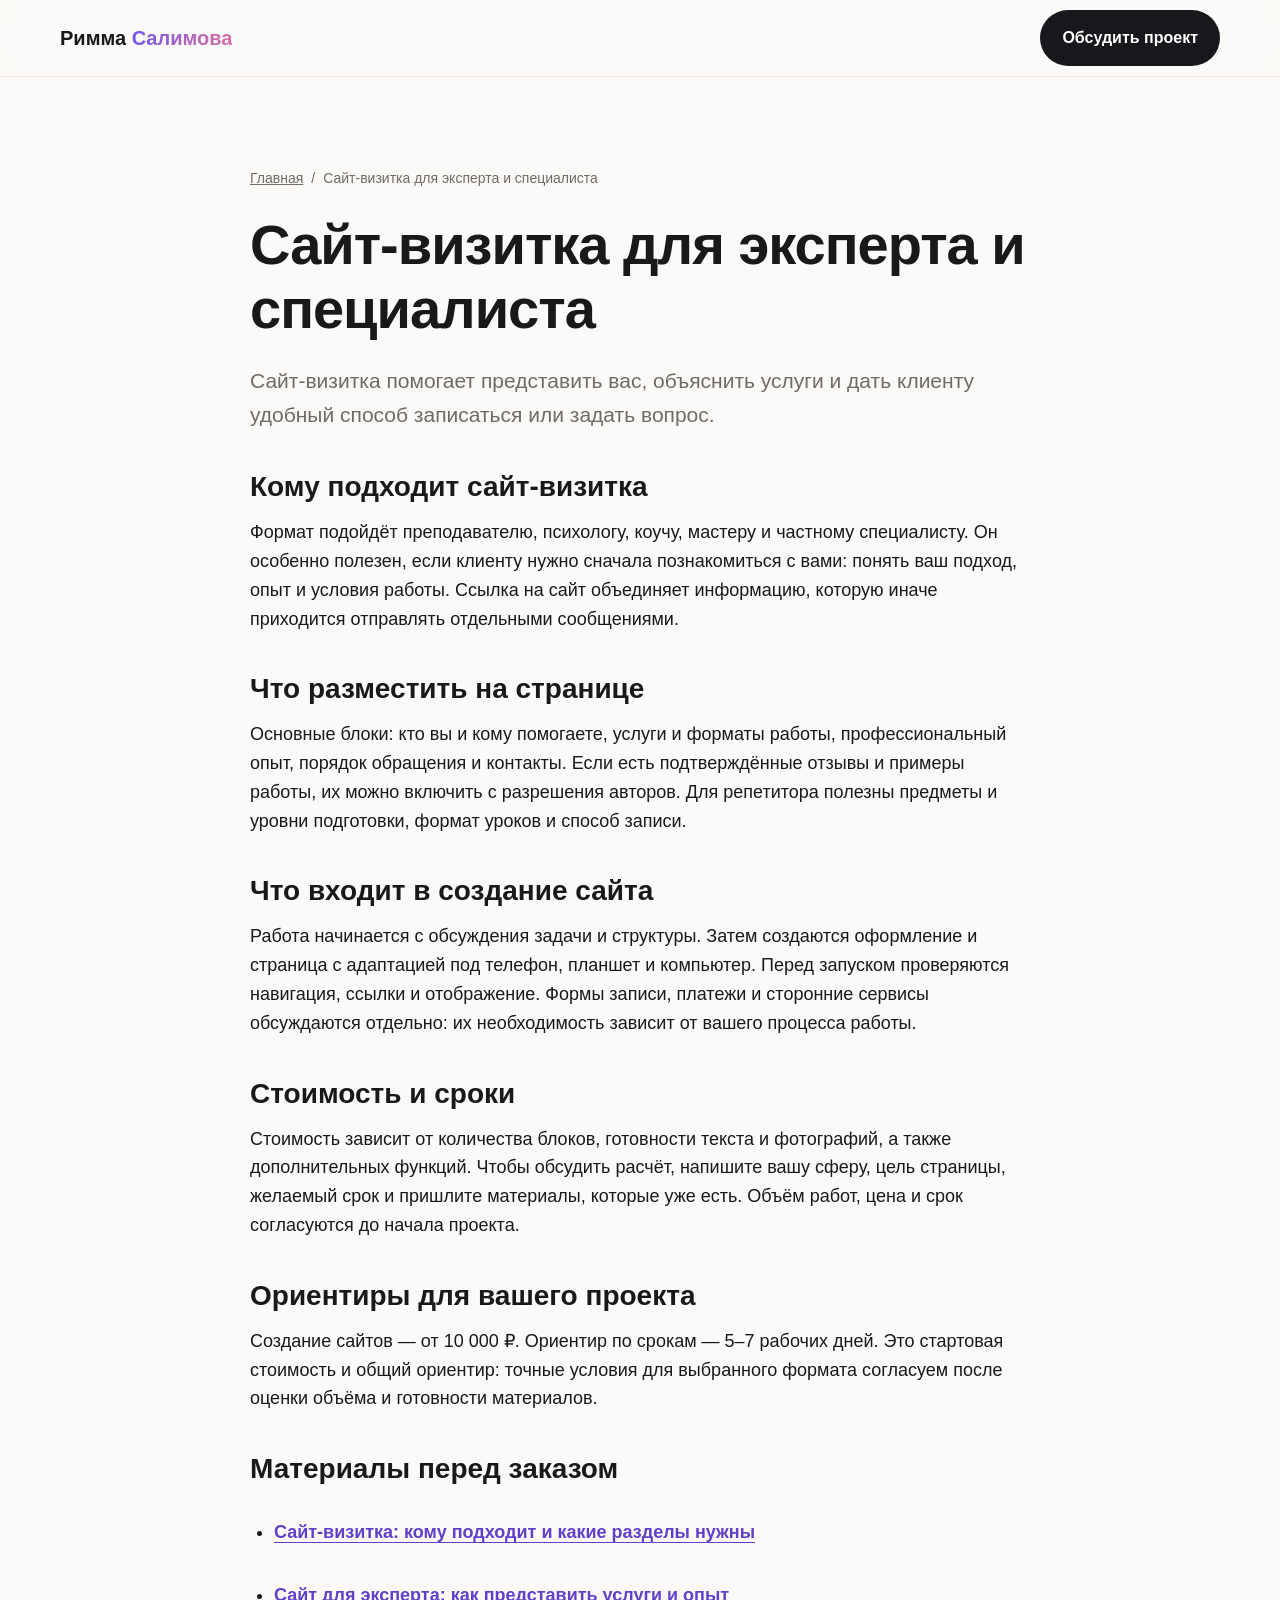
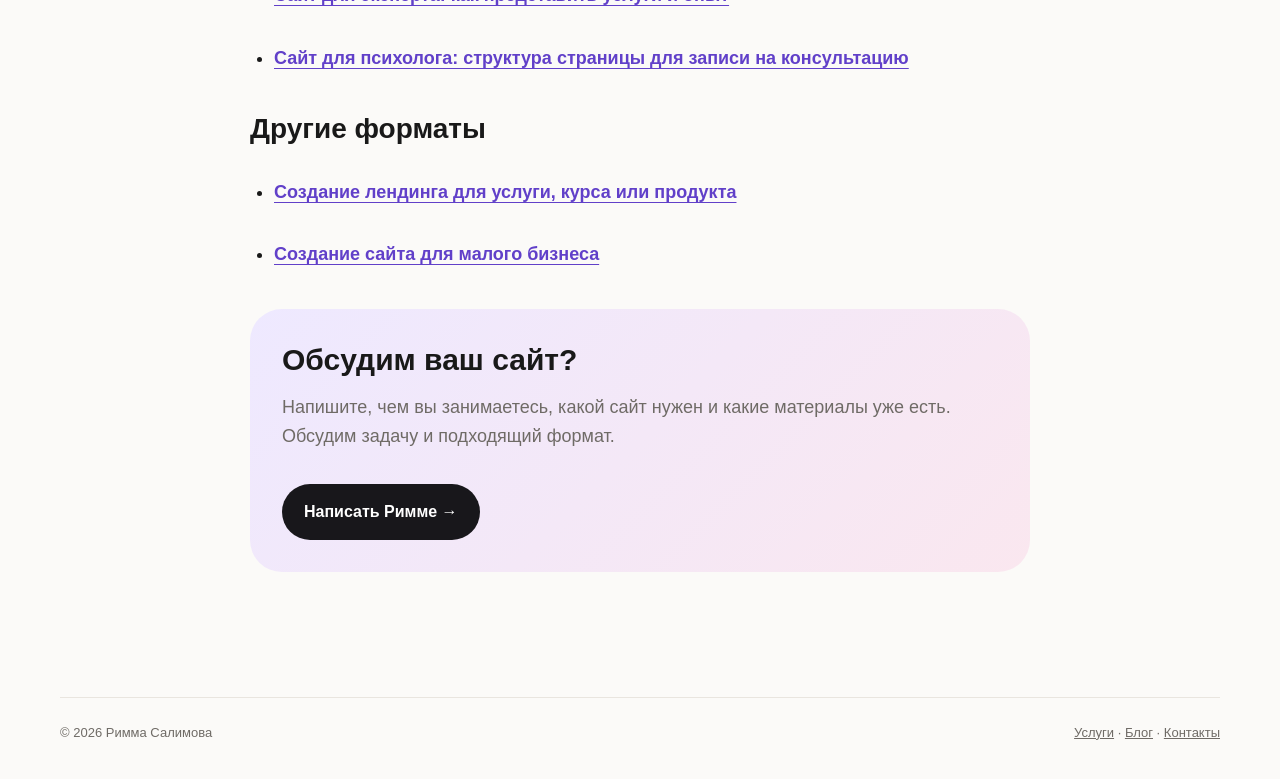
<file: services/sayt-vizitka/index.html>
<!DOCTYPE html><html lang="ru"><head><meta charset="UTF-8"><meta name="viewport" content="width=device-width, initial-scale=1"><meta name="description" content="Сайт-визитка помогает представить вас, объяснить услуги и дать клиенту удобный способ записаться или задать вопрос.">
<title>Сайт-визитка для эксперта и специалиста — Римма Салимова</title><link rel="canonical" href="https://rimma-sites.vercel.app/services/sayt-vizitka/">
<meta property="og:locale" content="ru_RU"><meta property="og:type" content="website">
<meta property="og:title" content="Сайт-визитка для эксперта и специалиста — Римма Салимова"><meta property="og:description" content="Сайт-визитка помогает представить вас, объяснить услуги и дать клиенту удобный способ записаться или задать вопрос.">
<meta property="og:url" content="https://rimma-sites.vercel.app/services/sayt-vizitka/"><meta property="og:image" content="https://rimma-sites.vercel.app/assets/rimma.webp"><meta property="og:image:alt" content="Римма Салимова — создание сайтов">
<meta name="twitter:card" content="summary_large_image"><meta name="theme-color" content="#fbfaf8"><link rel="stylesheet" href="../../styles.css"></head><body><a class="skip-link" href="#main">Перейти к содержанию</a><header class="nav"><div class="container nav-inner"><a class="brand" href="../../">Римма <span>Салимова</span></a><a class="btn btn-primary" href="https://t.me/Rimmok1" target="_blank" rel="noopener">Обсудить проект</a></div></header><main id="main"><section><div class="container reading"><nav class="breadcrumbs" aria-label="Хлебные крошки"><a href="../../">Главная</a><span>/</span><span>Сайт-визитка для эксперта и специалиста</span></nav><h1>Сайт-визитка для эксперта и специалиста</h1><p class="lead">Сайт-визитка помогает представить вас, объяснить услуги и дать клиенту удобный способ записаться или задать вопрос.</p><h2>Кому подходит сайт-визитка</h2><p>Формат подойдёт преподавателю, психологу, коучу, мастеру и частному специалисту. Он особенно полезен, если клиенту нужно сначала познакомиться с вами: понять ваш подход, опыт и условия работы. Ссылка на сайт объединяет информацию, которую иначе приходится отправлять отдельными сообщениями.</p><h2>Что разместить на странице</h2><p>Основные блоки: кто вы и кому помогаете, услуги и форматы работы, профессиональный опыт, порядок обращения и контакты. Если есть подтверждённые отзывы и примеры работы, их можно включить с разрешения авторов. Для репетитора полезны предметы и уровни подготовки, формат уроков и способ записи.</p><h2>Что входит в создание сайта</h2><p>Работа начинается с обсуждения задачи и структуры. Затем создаются оформление и страница с адаптацией под телефон, планшет и компьютер. Перед запуском проверяются навигация, ссылки и отображение. Формы записи, платежи и сторонние сервисы обсуждаются отдельно: их необходимость зависит от вашего процесса работы.</p><h2>Стоимость и сроки</h2><p>Стоимость зависит от количества блоков, готовности текста и фотографий, а также дополнительных функций. Чтобы обсудить расчёт, напишите вашу сферу, цель страницы, желаемый срок и пришлите материалы, которые уже есть. Объём работ, цена и срок согласуются до начала проекта.</p><h2>Ориентиры для вашего проекта</h2><p>Создание сайтов — от 10 000 ₽. Ориентир по срокам — 5–7 рабочих дней. Это стартовая стоимость и общий ориентир: точные условия для выбранного формата согласуем после оценки объёма и готовности материалов.</p><h2>Материалы перед заказом</h2><ul><li><a class="text-link" href="../../blog/sayt-vizitka-razdely/">Сайт-визитка: кому подходит и какие разделы нужны</a></li><li><a class="text-link" href="../../blog/sayt-dlya-eksperta/">Сайт для эксперта: как представить услуги и опыт</a></li><li><a class="text-link" href="../../blog/sayt-dlya-psihologa/">Сайт для психолога: структура страницы для записи на консультацию</a></li></ul><h2>Другие форматы</h2><ul><li><a class="text-link" href="../lending/">Создание лендинга для услуги, курса или продукта</a></li><li><a class="text-link" href="../sayt-dlya-biznesa/">Создание сайта для малого бизнеса</a></li></ul><div class="cta"><h2>Обсудим ваш сайт?</h2><p>Напишите, чем вы занимаетесь, какой сайт нужен и какие материалы уже есть. Обсудим задачу и подходящий формат.</p><a class="btn btn-primary" href="https://t.me/Rimmok1" target="_blank" rel="noopener">Написать Римме →</a></div></div></section></main><footer><div class="container footer-inner"><span>© 2026 Римма Салимова</span><span><a href="../../#services">Услуги</a> · <a href="../../blog/">Блог</a> · <a href="../../#contacts">Контакты</a></span></div></footer></body></html>
</file>
<file: styles.css>
:root{--bg:#fbfaf8;--surface:#fff;--text:#191919;--muted:#6f6b66;--accent:#7457e8;--accent2:#d86fa3;--line:#e9e5df;--dark:#18171b;--radius:24px;--shadow:0 18px 50px rgba(31,25,45,.08)}
    *{box-sizing:border-box;margin:0;padding:0} html{scroll-behavior:smooth} body{font-family:Inter,Arial,sans-serif;background:var(--bg);color:var(--text);line-height:1.6} a{text-decoration:none;color:inherit}.container{width:min(1160px,calc(100% - 40px));margin:auto}.nav{position:sticky;top:0;z-index:20;background:rgba(251,250,248,.88);backdrop-filter:blur(14px);border-bottom:1px solid rgba(233,229,223,.8)}.nav-inner{height:76px;display:flex;align-items:center;justify-content:space-between;gap:24px}.brand{font-size:20px;font-weight:800}.brand span,.gradient{background:linear-gradient(90deg,var(--accent),var(--accent2));-webkit-background-clip:text;color:transparent}.menu{display:flex;gap:26px;font-size:14px;color:var(--muted)}.menu a:hover{color:var(--text)}.btn{display:inline-flex;align-items:center;justify-content:center;padding:14px 21px;border-radius:999px;font-weight:700;transition:.2s;border:1px solid transparent}.btn-primary{background:var(--dark);color:white}.btn-primary:hover{transform:translateY(-2px);box-shadow:0 12px 30px rgba(0,0,0,.14)}.btn-light{background:white;border-color:var(--line)}
    .hero{padding:105px 0 90px;overflow:hidden}.hero-grid{display:grid;grid-template-columns:1.1fr .9fr;gap:70px;align-items:center}.eyebrow{display:inline-block;padding:8px 13px;border:1px solid var(--line);border-radius:999px;font-size:13px;color:var(--muted);background:#fff;margin-bottom:22px}.hero h1{font-size:clamp(46px,6vw,78px);line-height:1.03;letter-spacing:-3px;max-width:800px}.hero p{font-size:19px;color:var(--muted);max-width:650px;margin:27px 0 34px}.actions{display:flex;gap:12px;flex-wrap:wrap}.visual{position:relative;min-height:470px}.orb{position:absolute;border-radius:50%;filter:blur(1px)}.o1{width:330px;height:330px;background:linear-gradient(145deg,#d8ceff,#f2b9d5);right:20px;top:20px}.o2{width:210px;height:210px;background:#efe8db;left:15px;bottom:15px}.mock{position:absolute;width:330px;height:225px;right:70px;top:125px;background:white;border:1px solid var(--line);border-radius:20px;box-shadow:var(--shadow);padding:18px;transform:rotate(-4deg)}.mockbar{height:9px;width:70px;border-radius:20px;background:#ddd;margin-bottom:24px}.mocktitle{height:20px;width:78%;background:#252329;border-radius:6px;margin-bottom:10px}.mockline{height:8px;width:90%;background:#e8e5e0;border-radius:6px;margin-bottom:7px}.mockline.short{width:60%}.mockbtn{margin-top:25px;height:32px;width:110px;background:linear-gradient(90deg,var(--accent),var(--accent2));border-radius:999px}
    section{padding:90px 0}.section-head{max-width:720px;margin-bottom:42px}.kicker{font-size:13px;text-transform:uppercase;letter-spacing:1.5px;color:var(--accent);font-weight:800;margin-bottom:10px}.section-head h2{font-size:clamp(34px,4vw,52px);line-height:1.1;letter-spacing:-1.5px}.section-head p{color:var(--muted);margin-top:16px;font-size:17px}.cards{display:grid;grid-template-columns:repeat(3,1fr);gap:18px}.card{background:var(--surface);border:1px solid var(--line);border-radius:var(--radius);padding:30px;min-height:210px}.num{font-size:13px;color:var(--accent);font-weight:800;margin-bottom:40px}.card h3{font-size:21px;margin-bottom:9px}.card p{color:var(--muted);font-size:15px}.dark{background:var(--dark);color:white}.dark .section-head p,.dark .card p{color:#bdb9c2}.dark .card{background:#222126;border-color:#343238}.dark .num{color:#c8baff}.steps{display:grid;grid-template-columns:repeat(4,1fr);gap:14px}.step{padding:25px 20px;border-top:1px solid var(--line)}.step b{display:block;font-size:14px;color:var(--accent);margin-bottom:16px}.step h3{font-size:19px;margin-bottom:8px}.step p{color:var(--muted);font-size:14px}.portfolio-box{border:1px dashed #cfc8be;border-radius:var(--radius);padding:55px;text-align:center;background:#fff}.portfolio-box h3{font-size:27px;margin-bottom:10px}.portfolio-box p{color:var(--muted);max-width:580px;margin:auto}.cta{background:linear-gradient(135deg,#eee9ff,#fae7ef);border-radius:32px;padding:65px;display:flex;justify-content:space-between;align-items:center;gap:40px}.cta h2{font-size:clamp(34px,4vw,52px);line-height:1.08;max-width:650px}.cta p{color:var(--muted);margin-top:14px}.contact-buttons{display:flex;flex-direction:column;gap:10px;min-width:220px}.contact-buttons .btn{background:white;border:1px solid rgba(0,0,0,.08)}footer{padding:35px 0;color:var(--muted);font-size:13px}.footer-inner{display:flex;justify-content:space-between;gap:20px;border-top:1px solid var(--line);padding-top:25px}
    @media(max-width:850px){.menu{display:none}.hero{padding-top:70px}.hero-grid{grid-template-columns:1fr}.visual{min-height:360px}.cards{grid-template-columns:1fr 1fr}.steps{grid-template-columns:1fr 1fr}.cta{flex-direction:column;align-items:flex-start}.contact-buttons{width:100%;flex-direction:row;flex-wrap:wrap}.hero h1{letter-spacing:-2px}}
    @media(max-width:560px){.container{width:min(100% - 28px,1160px)}.nav-inner{height:66px}.nav .btn{padding:10px 14px;font-size:12px}.hero{padding:55px 0 55px}.hero p{font-size:17px}.visual{min-height:310px}.o1{width:250px;height:250px}.o2{width:150px;height:150px}.mock{width:270px;height:190px;right:15px;top:80px}.cards,.steps{grid-template-columns:1fr}section{padding:65px 0}.cta{padding:35px 25px}.contact-buttons{flex-direction:column}.footer-inner{flex-direction:column}}
  
html{scroll-padding-top:90px}a:focus-visible,summary:focus-visible{outline:3px solid #7457e8;outline-offset:5px}.skip-link{position:absolute;top:-100px;left:20px;z-index:50;background:white;padding:12px}.skip-link:focus{top:12px}.portrait{display:block;width:100%;height:530px;object-fit:cover;object-position:50% 30%;border-radius:120px 24px 24px 24px;box-shadow:var(--shadow)}.hero-grid{gap:45px}.hero h1{font-size:clamp(40px,5vw,66px);letter-spacing:-2px}.text-link{display:inline-block;color:#6140c9;font-weight:700;margin-top:18px;text-decoration:underline;text-underline-offset:4px}.dark .text-link{color:#ddd0ff}.reading{max-width:780px;margin:auto}.reading h1{font-size:clamp(34px,5vw,56px);line-height:1.13;letter-spacing:-1px;margin:24px 0}.reading h2{font-size:28px;line-height:1.25;margin:38px 0 14px}.reading p,.reading li{margin-bottom:16px;font-size:18px}.reading ul,.reading ol{padding-left:24px}.reading .lead{font-size:21px;color:var(--muted)}.breadcrumbs{font-size:14px;color:var(--muted);display:flex;gap:8px;flex-wrap:wrap}.breadcrumbs a{text-decoration:underline}.reading .cta{display:block;padding:32px;margin-top:40px}.reading .cta h2{font-size:30px;margin:0 0 14px}.reading .cta .btn{margin-top:18px}details{padding:22px 0;border-bottom:1px solid var(--line)}summary{font-size:19px;font-weight:700;cursor:pointer}details p{margin-top:12px;color:var(--muted)}.portfolio-box{text-align:left}.portfolio-box p{margin:0;max-width:780px}.portfolio-box ul{padding-left:22px;margin-top:18px}.mobile-links{display:none}.footer-inner a{text-decoration:underline}@media(max-width:850px){.portrait{height:480px;max-width:500px;margin:auto}.mobile-links{display:flex;flex-wrap:wrap;gap:18px;padding:12px 0;font-size:14px}.hero-grid{gap:32px}}@media(max-width:560px){.portrait{height:410px;border-top-left-radius:80px}.portfolio-box{padding:28px}.reading p,.reading li{font-size:17px}.reading .cta{padding:26px}.hero h1{letter-spacing:-1px}.brand{font-size:18px}.reading h1{overflow-wrap:anywhere}}@media(prefers-reduced-motion:reduce){html{scroll-behavior:auto}*{transition:none!important}}
</file>
